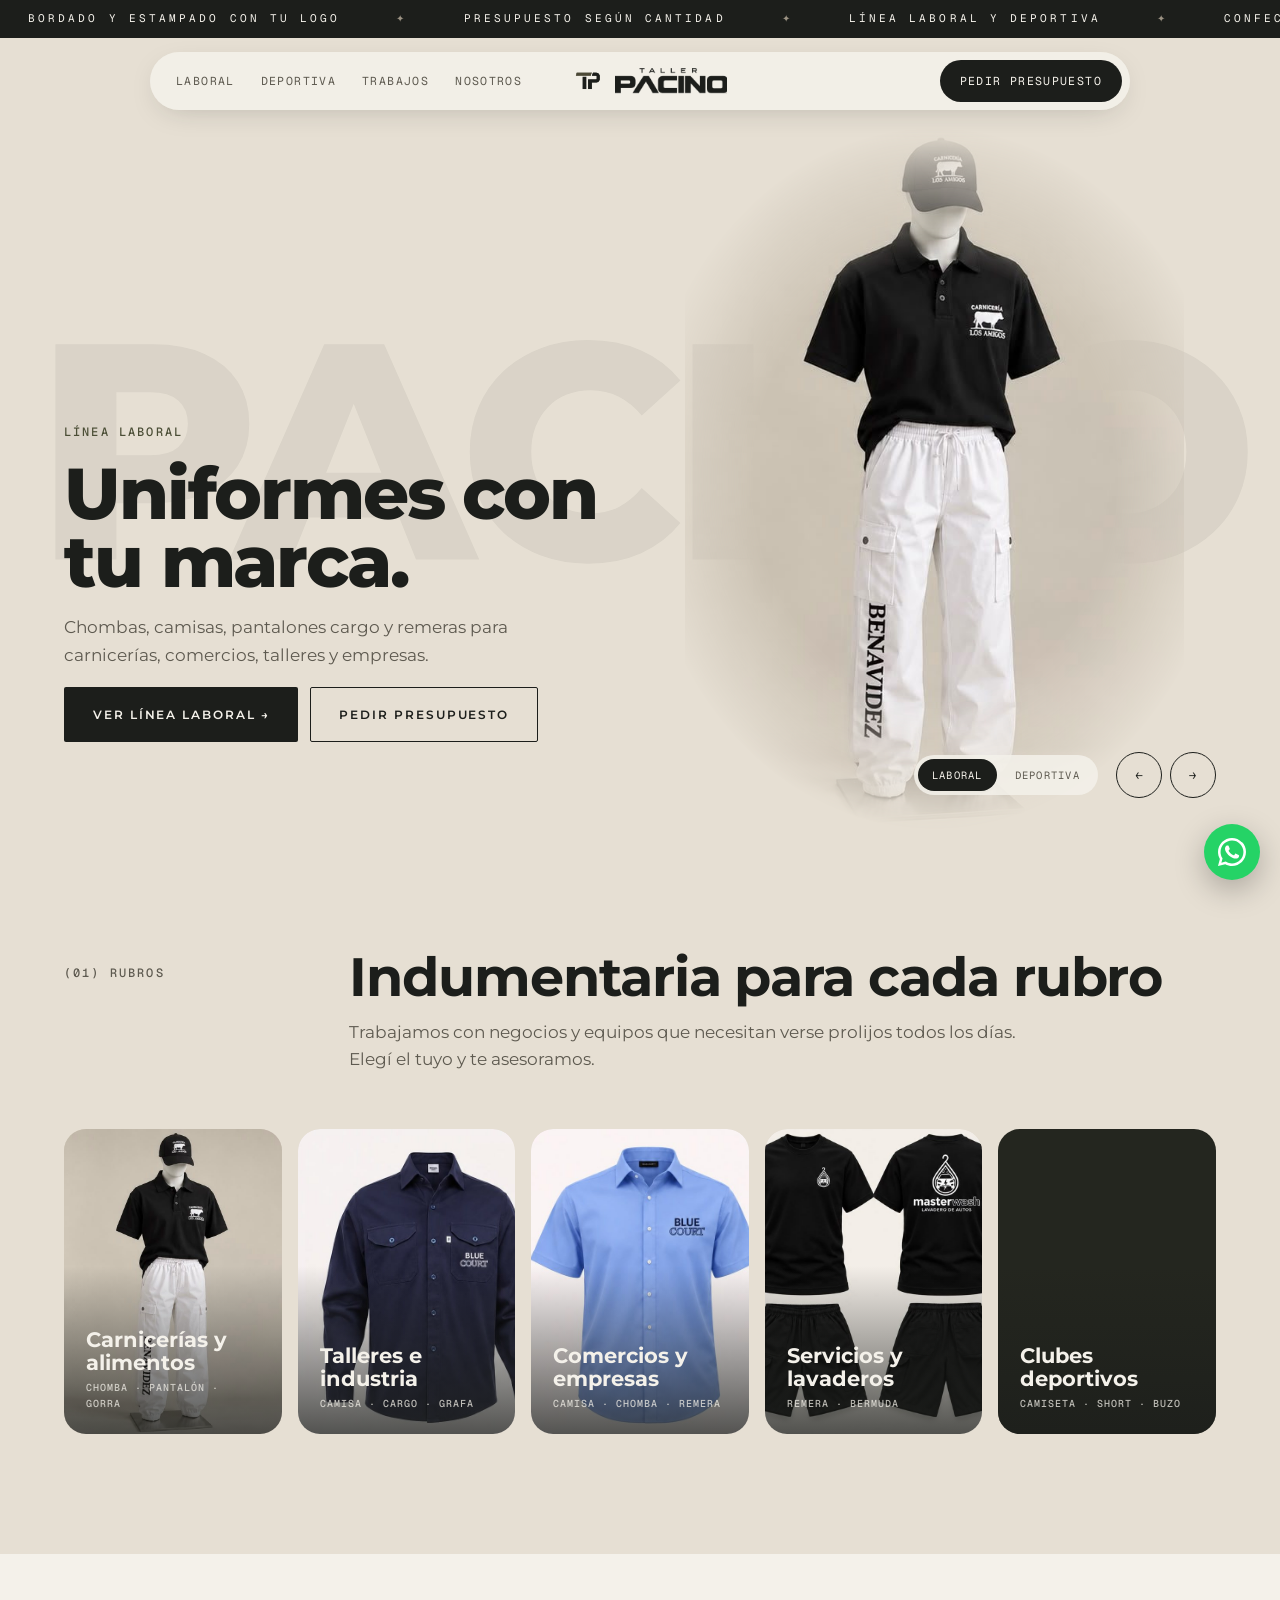
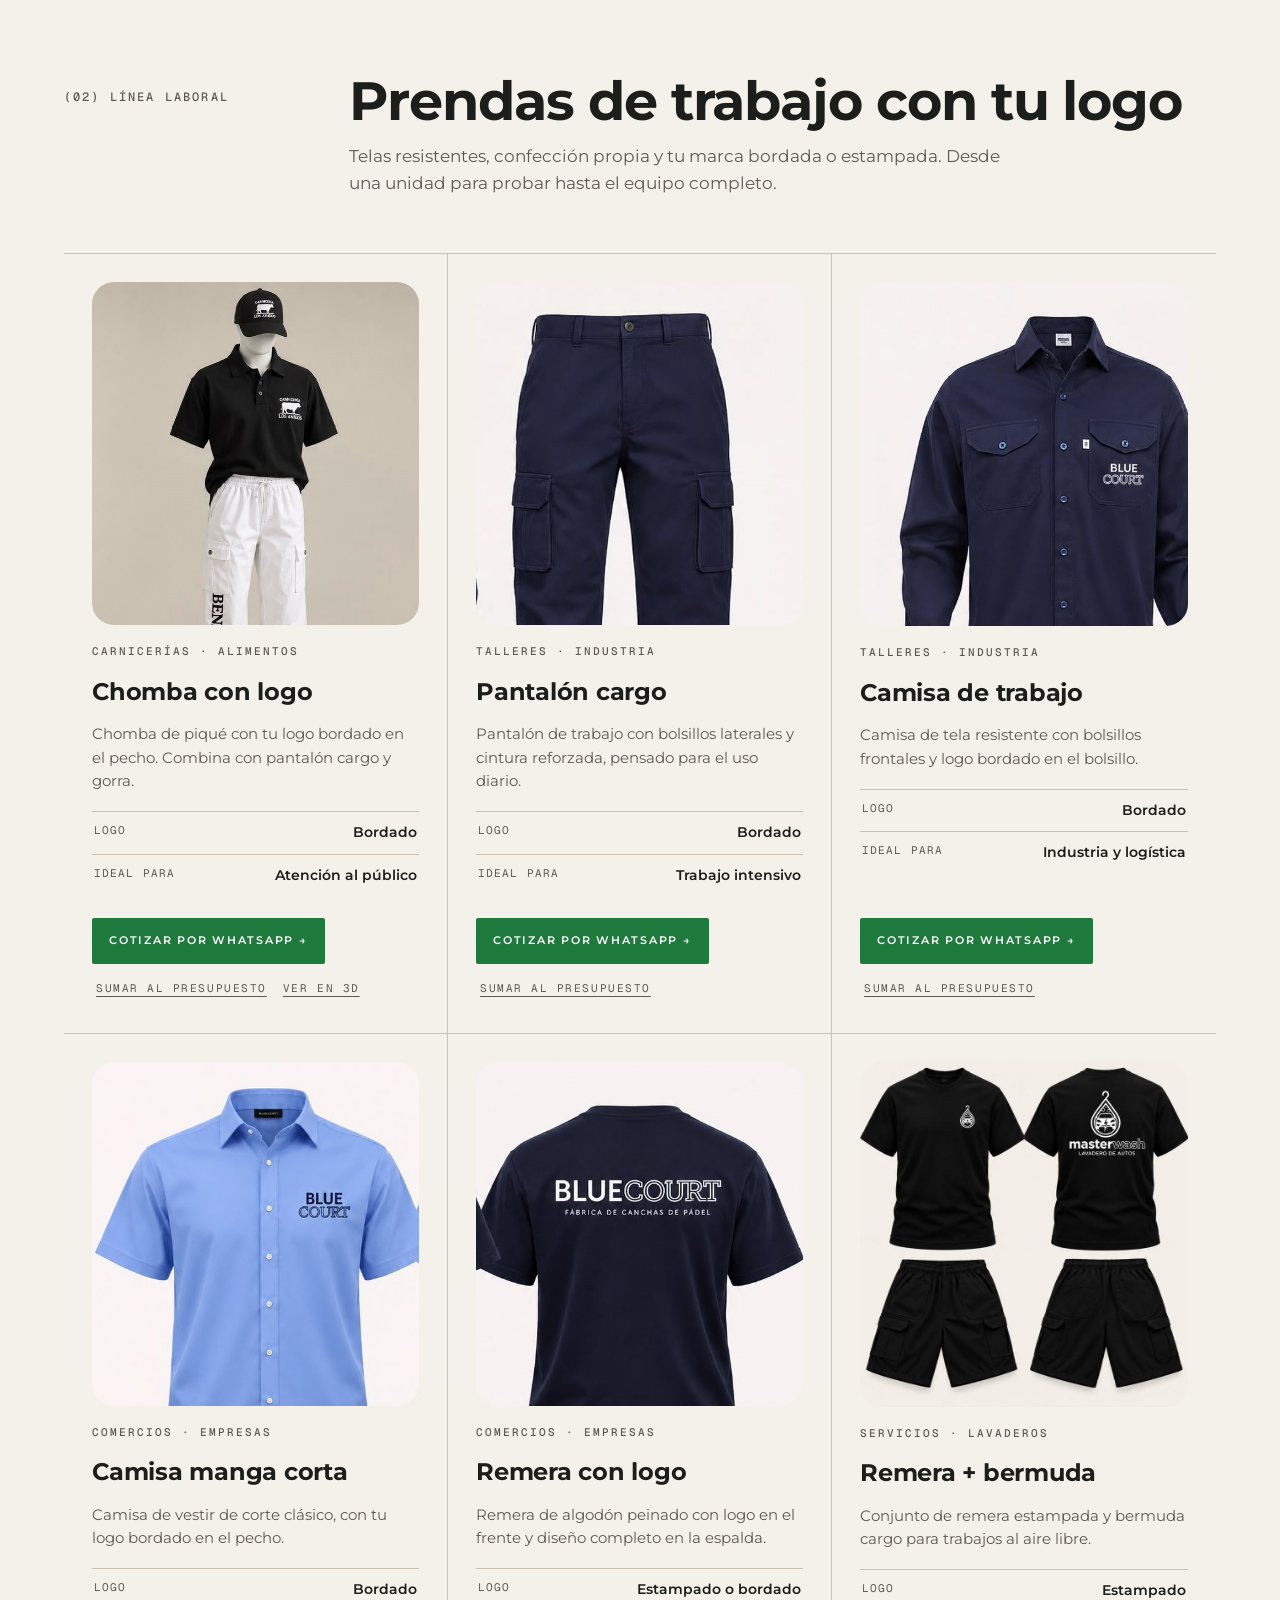
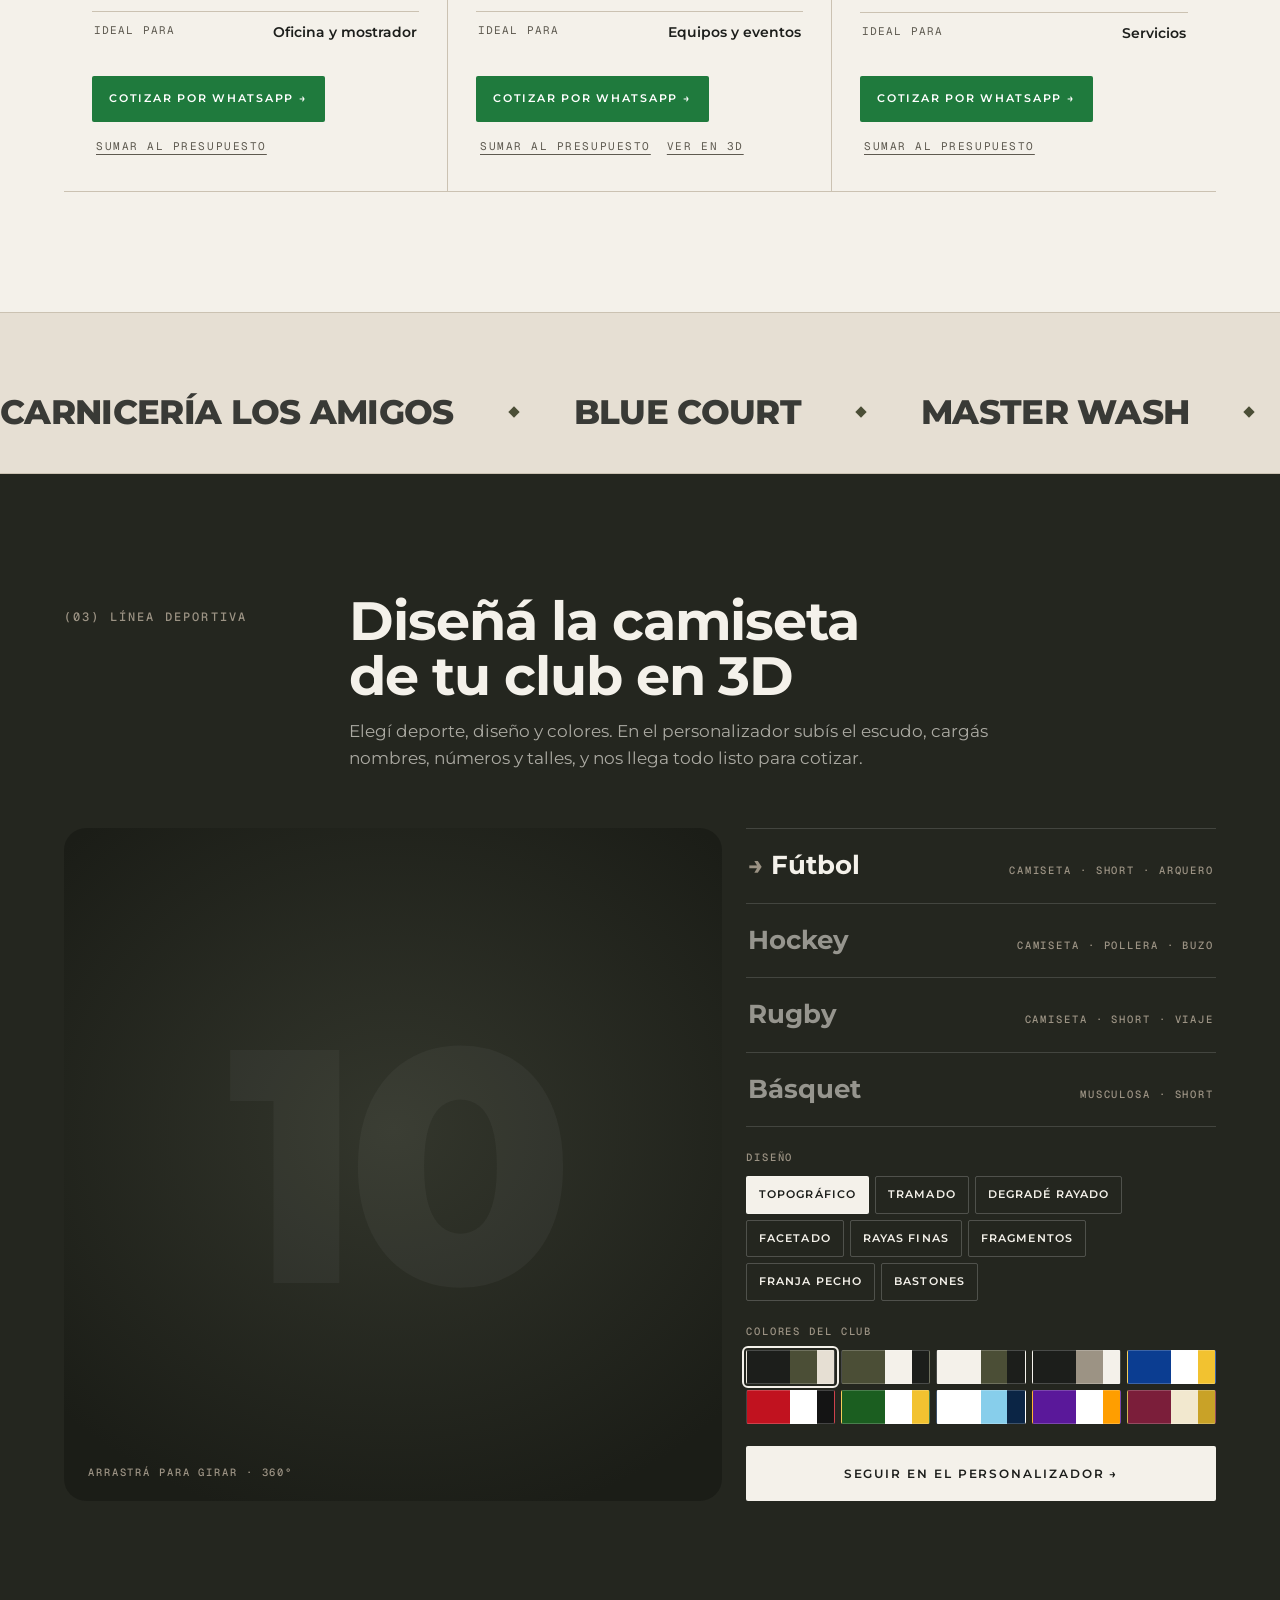
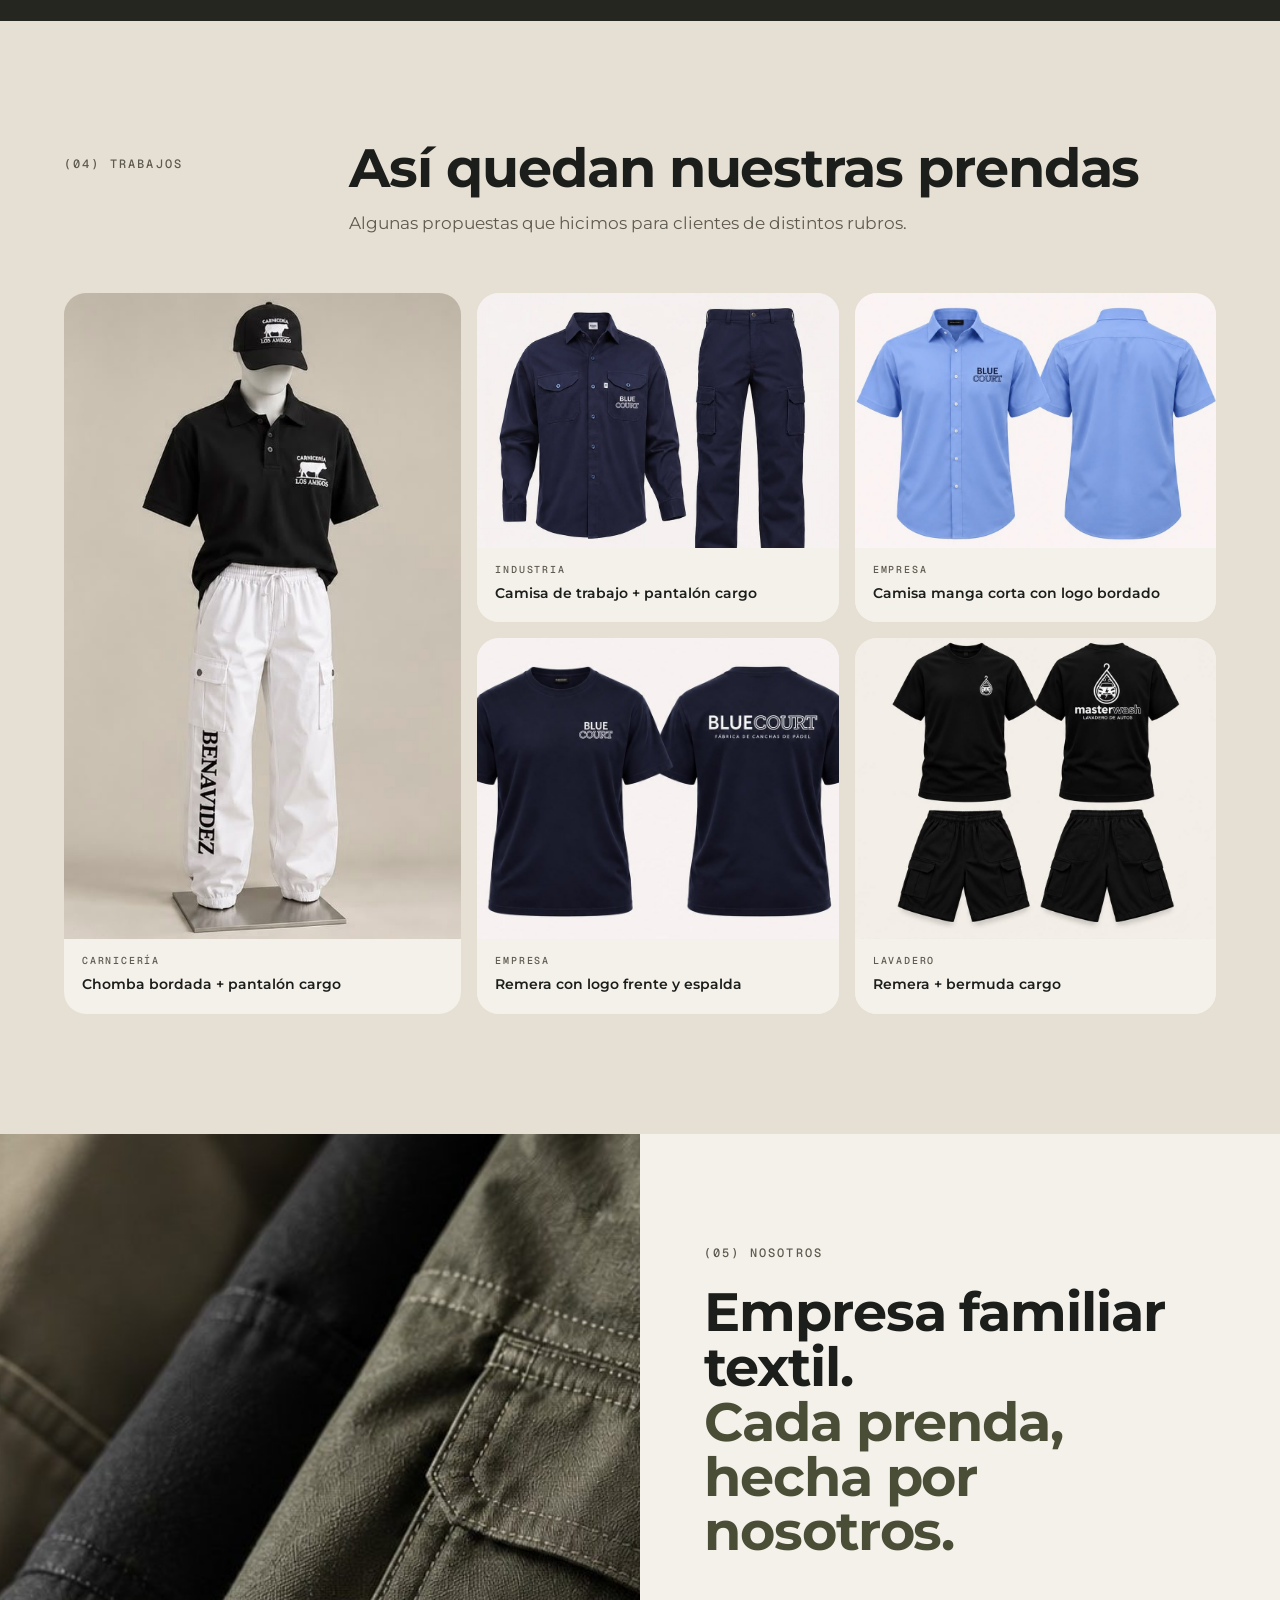
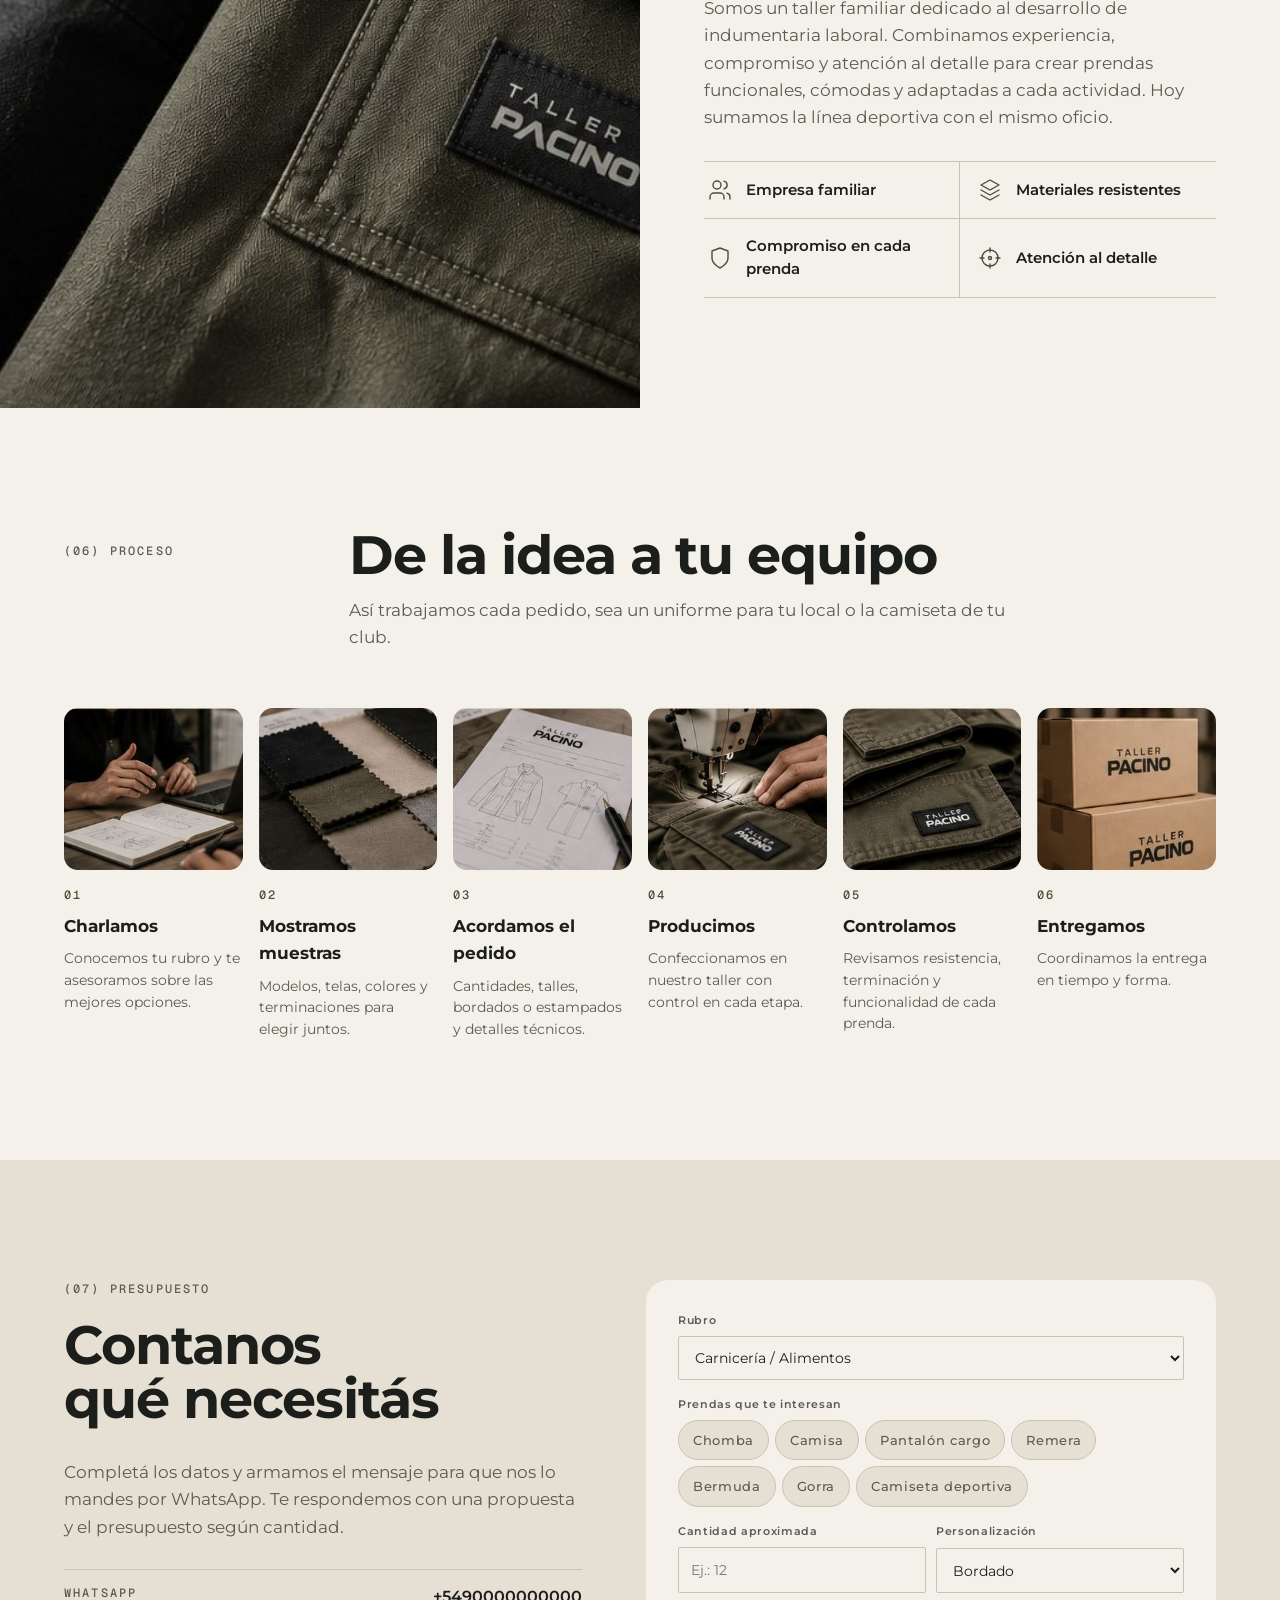
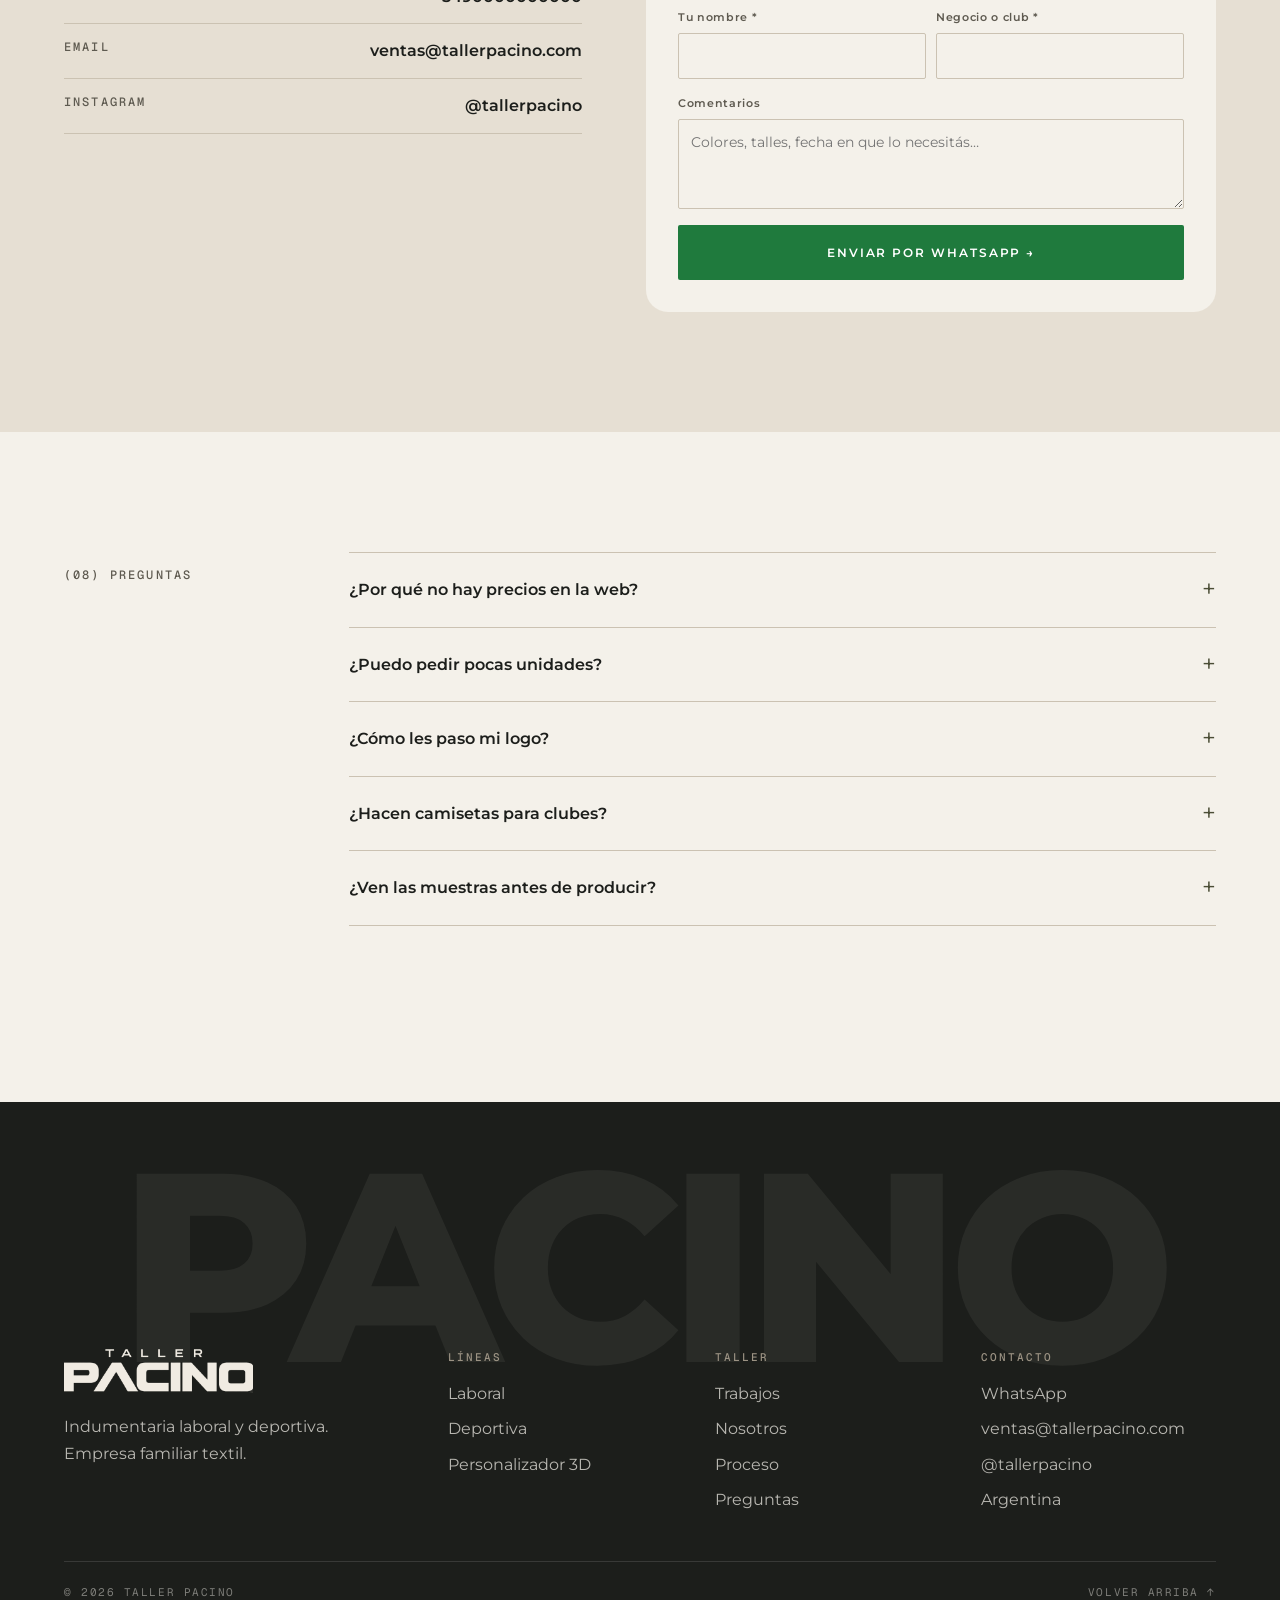
<file: index.html>
<!doctype html>
<html lang="es">
<head>
  <meta charset="utf-8">
  <meta name="viewport" content="width=device-width, initial-scale=1, viewport-fit=cover">
  <title>Taller Pacino | Indumentaria laboral y deportiva con tu logo</title>
  <meta name="description" content="Taller Pacino confecciona indumentaria laboral y deportiva personalizada: chombas, pantalones cargo, camisas y remeras con tu logo para carnicerías, comercios, talleres y clubes.">
  <meta name="theme-color" content="#e6dfd3">
  <link rel="icon" href="assets/img/logo-tp.png">
  <link rel="preconnect" href="https://fonts.googleapis.com">
  <link rel="preconnect" href="https://fonts.gstatic.com" crossorigin>
  <link href="https://fonts.googleapis.com/css2?family=Montserrat:wght@400;500;600;700;800&family=Geist+Mono:wght@400;500&family=Archivo+Black&family=Bebas+Neue&family=Graduate&family=Playfair+Display:wght@800&family=Space+Grotesk:wght@700&display=swap" rel="stylesheet">
  <link rel="stylesheet" href="css/styles.css">
  <script type="importmap">
    { "imports": { "three": "./vendor/three/three.module.min.js", "three/addons/": "./vendor/three/addons/" } }
  </script>
</head>
<body class="home">

<div class="announce" aria-label="Anuncio">
  <div class="announce-track">
    <span>Bordado y estampado con tu logo</span><span>Presupuesto según cantidad</span><span>Línea laboral y deportiva</span><span>Confección propia</span>
    <span>Bordado y estampado con tu logo</span><span>Presupuesto según cantidad</span><span>Línea laboral y deportiva</span><span>Confección propia</span>
  </div>
</div>

<header class="topbar" id="top">
  <nav class="pill-nav" aria-label="Principal">
    <div class="pill-links">
      <a href="#laboral">Laboral</a>
      <a href="#deportiva">Deportiva</a>
      <a href="#trabajos">Trabajos</a>
      <a href="#nosotros">Nosotros</a>
    </div>
    <a href="index.html" class="pill-logo" aria-label="Taller Pacino — inicio">
      <img class="tp" src="assets/img/logo-tp.png" alt="">
      <img class="word" src="assets/img/logo-word-dark.png" alt="Taller Pacino">
    </a>
    <a class="pill-cta" href="#contacto">Pedir presupuesto</a>
  </nav>
</header>

<main>
  <!-- HERO: dos líneas -->
  <section class="hero2" aria-roledescription="carrusel" aria-label="Líneas de indumentaria">
    <div class="hero-slide active" data-slide="0">
      <div class="giant" aria-hidden="true">PACINO</div>
      <div class="hero-media hero-media-photo"><img src="assets/img/trabajo-carniceria.jpg" alt="Chomba negra bordada y pantalón cargo blanco para carnicería"></div>
      <div class="hero-copy">
        <span class="mono">Línea laboral</span>
        <h1>Uniformes con<br>tu marca.</h1>
        <p>Chombas, camisas, pantalones cargo y remeras para carnicerías, comercios, talleres y empresas.</p>
        <div class="actions"><a class="btn btn-dark" href="#laboral">Ver línea laboral →</a><a class="btn btn-outline" href="#contacto">Pedir presupuesto</a></div>
      </div>
    </div>
    <div class="hero-slide" data-slide="1">
      <div class="giant" aria-hidden="true">SPORT</div>
      <div class="hero-media hero-media-3d" id="heroStage" aria-label="Camiseta en 3D. Arrastrá para girarla."></div>
      <div class="hero-copy">
        <span class="mono">Línea deportiva</span>
        <h1>Vestí a<br>tu club.</h1>
        <p>Camisetas para fútbol, hockey, rugby y básquet. Diseñala en 3D con los colores y el escudo de tu club.</p>
        <div class="actions"><a class="btn btn-dark" href="personalizar.html">Diseñar en 3D →</a><a class="btn btn-outline" href="#deportiva">Ver línea deportiva</a></div>
      </div>
    </div>
    <div class="hero-nav">
      <div class="hero-dots" id="heroDots"><button class="active" aria-label="Línea laboral">Laboral</button><button aria-label="Línea deportiva">Deportiva</button></div>
      <div class="hero-arrows"><button id="heroPrev" aria-label="Anterior">←</button><button id="heroNext" aria-label="Siguiente">→</button></div>
    </div>
  </section>

  <!-- RUBROS -->
  <section class="sec" id="rubros">
    <div class="sec-grid">
      <span class="mono label">(01) Rubros</span>
      <div class="sec-intro">
        <h2>Indumentaria para cada rubro</h2>
        <p>Trabajamos con negocios y equipos que necesitan verse prolijos todos los días. Elegí el tuyo y te asesoramos.</p>
      </div>
    </div>
    <div class="rubros">
      <a class="rubro" href="#contacto" data-rubro="Carnicería / Alimentos"><img src="assets/img/trabajo-carniceria.jpg" alt="" loading="lazy"><div><h3>Carnicerías y alimentos</h3><span class="mono">Chomba · Pantalón · Gorra</span></div></a>
      <a class="rubro" href="#contacto" data-rubro="Taller / Industria"><img src="assets/img/prod-camisa-trabajo.jpg" alt="" loading="lazy"><div><h3>Talleres e industria</h3><span class="mono">Camisa · Cargo · Grafa</span></div></a>
      <a class="rubro" href="#contacto" data-rubro="Comercio / Empresa"><img src="assets/img/prod-camisa.jpg" alt="" loading="lazy"><div><h3>Comercios y empresas</h3><span class="mono">Camisa · Chomba · Remera</span></div></a>
      <a class="rubro" href="#contacto" data-rubro="Servicios"><img src="assets/img/prod-conjunto.jpg" alt="" loading="lazy"><div><h3>Servicios y lavaderos</h3><span class="mono">Remera · Bermuda</span></div></a>
      <a class="rubro rubro-sport" href="#deportiva" data-rubro="Club deportivo"><div class="rubro-3d" id="rubroSport"></div><div><h3>Clubes deportivos</h3><span class="mono">Camiseta · Short · Buzo</span></div></a>
    </div>
  </section>

  <!-- LÍNEA LABORAL -->
  <section class="sec sec-alt" id="laboral">
    <div class="sec-grid">
      <span class="mono label">(02) Línea laboral</span>
      <div class="sec-intro">
        <h2>Prendas de trabajo con tu logo</h2>
        <p>Telas resistentes, confección propia y tu marca bordada o estampada. Desde una unidad para probar hasta el equipo completo.</p>
      </div>
    </div>
    <div class="prod-grid" id="laboralGrid"></div>
  </section>

  <!-- CLIENTES -->
  <section class="clients" aria-label="Clientes">
    <span class="mono">Confían en nosotros</span>
    <div class="clients-track">
      <span>Carnicería Los Amigos</span><i></i><span>Blue Court</span><i></i><span>Master Wash</span><i></i>
      <span>Carnicería Los Amigos</span><i></i><span>Blue Court</span><i></i><span>Master Wash</span><i></i>
      <span>Carnicería Los Amigos</span><i></i><span>Blue Court</span><i></i><span>Master Wash</span><i></i>
    </div>
  </section>

  <!-- LÍNEA DEPORTIVA -->
  <section class="sec sec-dark" id="deportiva">
    <div class="sec-grid">
      <span class="mono label">(03) Línea deportiva</span>
      <div class="sec-intro">
        <h2>Diseñá la camiseta de tu club en 3D</h2>
        <p>Elegí deporte, diseño y colores. En el personalizador subís el escudo, cargás nombres, números y talles, y nos llega todo listo para cotizar.</p>
      </div>
    </div>
    <div class="sport-split">
      <div class="sport-stage">
        <div class="bg-num" id="sportNum" aria-hidden="true">10</div>
        <div class="sport-canvas" id="sportStage" aria-label="Camiseta en 3D. Arrastrá para girarla."></div>
        <span class="mono drag">Arrastrá para girar · 360°</span>
      </div>
      <div class="sport-side">
        <div class="sport-list" id="sportList" role="tablist" aria-label="Deportes"></div>
        <div class="demo-block">
          <span class="mono">Diseño</span>
          <div class="chips" id="patternChips"></div>
        </div>
        <div class="demo-block">
          <span class="mono">Colores del club</span>
          <div class="pal-list" id="paletteList"></div>
        </div>
        <a class="btn btn-light btn-block" id="sportGo" href="personalizar.html">Seguir en el personalizador →</a>
      </div>
    </div>
  </section>

  <!-- TRABAJOS -->
  <section class="sec" id="trabajos">
    <div class="sec-grid">
      <span class="mono label">(04) Trabajos</span>
      <div class="sec-intro">
        <h2>Así quedan nuestras prendas</h2>
        <p>Algunas propuestas que hicimos para clientes de distintos rubros.</p>
      </div>
    </div>
    <div class="works">
      <figure class="w-tall"><img src="assets/img/trabajo-carniceria.jpg" alt="Uniforme para Carnicería Los Amigos" loading="lazy"><figcaption><span class="mono">Carnicería</span>Chomba bordada + pantalón cargo</figcaption></figure>
      <figure><img src="assets/img/trabajo-conjunto.jpg" alt="Camisa y pantalón de trabajo Blue Court" loading="lazy"><figcaption><span class="mono">Industria</span>Camisa de trabajo + pantalón cargo</figcaption></figure>
      <figure><img src="assets/img/trabajo-camisa.jpg" alt="Camisa celeste con logo Blue Court" loading="lazy"><figcaption><span class="mono">Empresa</span>Camisa manga corta con logo bordado</figcaption></figure>
      <figure><img src="assets/img/trabajo-remera.jpg" alt="Remera azul con logo Blue Court frente y espalda" loading="lazy"><figcaption><span class="mono">Empresa</span>Remera con logo frente y espalda</figcaption></figure>
      <figure><img src="assets/img/trabajo-lavadero.jpg" alt="Remera y bermuda Master Wash" loading="lazy"><figcaption><span class="mono">Lavadero</span>Remera + bermuda cargo</figcaption></figure>
    </div>
  </section>

  <!-- NOSOTROS -->
  <section class="about2" id="nosotros">
    <div class="about2-photo" style="background-image:url('assets/img/taller.jpg')" role="img" aria-label="Prendas en el taller con la etiqueta Taller Pacino"></div>
    <div class="about2-text">
      <span class="mono">(05) Nosotros</span>
      <h2>Empresa familiar textil.<br><em>Cada prenda, hecha por nosotros.</em></h2>
      <p>Somos un taller familiar dedicado al desarrollo de indumentaria laboral. Combinamos experiencia, compromiso y atención al detalle para crear prendas funcionales, cómodas y adaptadas a cada actividad. Hoy sumamos la línea deportiva con el mismo oficio.</p>
      <div class="values2">
        <div><svg viewBox="0 0 24 24" fill="none" stroke="currentColor" stroke-width="1.4" stroke-linecap="round" stroke-linejoin="round"><path d="M16 21v-2a4 4 0 0 0-4-4H6a4 4 0 0 0-4 4v2M9 11a4 4 0 1 0 0-8 4 4 0 0 0 0 8zM22 21v-2a4 4 0 0 0-3-3.9M16 3.1a4 4 0 0 1 0 7.8"/></svg><span>Empresa familiar</span></div>
        <div><svg viewBox="0 0 24 24" fill="none" stroke="currentColor" stroke-width="1.4" stroke-linecap="round" stroke-linejoin="round"><path d="M12 2l9 5-9 5-9-5 9-5zM3 12l9 5 9-5M3 17l9 5 9-5"/></svg><span>Materiales resistentes</span></div>
        <div><svg viewBox="0 0 24 24" fill="none" stroke="currentColor" stroke-width="1.4" stroke-linecap="round" stroke-linejoin="round"><path d="M12 22s8-4 8-10V5l-8-3-8 3v7c0 6 8 10 8 10z"/></svg><span>Compromiso en cada prenda</span></div>
        <div><svg viewBox="0 0 24 24" fill="none" stroke="currentColor" stroke-width="1.4" stroke-linecap="round" stroke-linejoin="round"><circle cx="12" cy="12" r="8"/><path d="M12 2v4M12 18v4M2 12h4M18 12h4"/><circle cx="12" cy="12" r="1.5"/></svg><span>Atención al detalle</span></div>
      </div>
    </div>
  </section>

  <!-- PROCESO -->
  <section class="sec sec-alt" id="proceso">
    <div class="sec-grid">
      <span class="mono label">(06) Proceso</span>
      <div class="sec-intro">
        <h2>De la idea a tu equipo</h2>
        <p>Así trabajamos cada pedido, sea un uniforme para tu local o la camiseta de tu club.</p>
      </div>
    </div>
    <ol class="steps2">
      <li><img src="assets/img/proceso-1.jpg" alt="" loading="lazy"><span class="mono">01</span><h3>Charlamos</h3><p>Conocemos tu rubro y te asesoramos sobre las mejores opciones.</p></li>
      <li><img src="assets/img/proceso-2.jpg" alt="" loading="lazy"><span class="mono">02</span><h3>Mostramos muestras</h3><p>Modelos, telas, colores y terminaciones para elegir juntos.</p></li>
      <li><img src="assets/img/proceso-3.jpg" alt="" loading="lazy"><span class="mono">03</span><h3>Acordamos el pedido</h3><p>Cantidades, talles, bordados o estampados y detalles técnicos.</p></li>
      <li><img src="assets/img/proceso-4.jpg" alt="" loading="lazy"><span class="mono">04</span><h3>Producimos</h3><p>Confeccionamos en nuestro taller con control en cada etapa.</p></li>
      <li><img src="assets/img/proceso-5.jpg" alt="" loading="lazy"><span class="mono">05</span><h3>Controlamos</h3><p>Revisamos resistencia, terminación y funcionalidad de cada prenda.</p></li>
      <li><img src="assets/img/proceso-6.jpg" alt="" loading="lazy"><span class="mono">06</span><h3>Entregamos</h3><p>Coordinamos la entrega en tiempo y forma.</p></li>
    </ol>
  </section>

  <!-- CONTACTO -->
  <section class="sec" id="contacto">
    <div class="contact">
      <div class="contact-text">
        <span class="mono">(07) Presupuesto</span>
        <h2>Contanos qué necesitás</h2>
        <p>Completá los datos y armamos el mensaje para que nos lo mandes por WhatsApp. Te respondemos con una propuesta y el presupuesto según cantidad.</p>
        <ul class="contact-list">
          <li><span class="mono">WhatsApp</span><a data-cfg="whatsapp-link" target="_blank" rel="noopener" id="waText"></a></li>
          <li><span class="mono">Email</span><a data-cfg="email-link"></a></li>
          <li><span class="mono">Instagram</span><a data-cfg="instagram-link" target="_blank" rel="noopener"></a></li>
        </ul>
      </div>
      <form class="quote" id="quickQuote" novalidate>
        <div class="field"><label for="qRubro">Rubro</label>
          <select class="select" id="qRubro" name="rubro">
            <option>Carnicería / Alimentos</option><option>Gastronomía</option><option>Taller / Industria</option><option>Comercio / Empresa</option><option>Servicios</option><option>Club deportivo</option><option>Otro</option>
          </select></div>
        <div class="field"><label>Prendas que te interesan</label>
          <div class="checks" id="qPrendas">
            <label><input type="checkbox" value="Chomba"><span>Chomba</span></label>
            <label><input type="checkbox" value="Camisa"><span>Camisa</span></label>
            <label><input type="checkbox" value="Pantalón cargo"><span>Pantalón cargo</span></label>
            <label><input type="checkbox" value="Remera"><span>Remera</span></label>
            <label><input type="checkbox" value="Bermuda"><span>Bermuda</span></label>
            <label><input type="checkbox" value="Gorra"><span>Gorra</span></label>
            <label><input type="checkbox" value="Camiseta deportiva"><span>Camiseta deportiva</span></label>
          </div></div>
        <div class="row2">
          <div class="field"><label for="qCant">Cantidad aproximada</label><input class="input" id="qCant" name="cantidad" inputmode="numeric" placeholder="Ej.: 12"></div>
          <div class="field"><label for="qLogo">Personalización</label>
            <select class="select" id="qLogo" name="logo"><option>Bordado</option><option>Estampado</option><option>No sé, asesórenme</option></select></div>
        </div>
        <div class="row2">
          <div class="field"><label for="qName">Tu nombre *</label><input class="input" id="qName" name="nombre" autocomplete="name"></div>
          <div class="field"><label for="qNeg">Negocio o club *</label><input class="input" id="qNeg" name="negocio"></div>
        </div>
        <div class="field"><label for="qMsg">Comentarios</label><textarea class="textarea" id="qMsg" name="comentarios" placeholder="Colores, talles, fecha en que lo necesitás…"></textarea></div>
        <p class="note" id="qErr" hidden></p>
        <button class="btn btn-wa btn-block" type="submit">Enviar por WhatsApp →</button>
        <div class="quote-out" id="qOut" hidden>
          <p class="note">Si WhatsApp no se abrió, copiá el mensaje y envialo al número de arriba:</p>
          <textarea class="textarea" id="qText" readonly></textarea>
          <button class="btn btn-outline btn-sm" type="button" id="qCopy">Copiar mensaje</button>
        </div>
      </form>
    </div>
  </section>

  <!-- FAQ -->
  <section class="sec sec-alt" id="faq">
    <div class="sec-grid">
      <span class="mono label">(08) Preguntas</span>
      <div class="faq">
        <details><summary>¿Por qué no hay precios en la web?</summary><p>El valor depende de la prenda, la tela, el tipo de personalización (bordado o estampado) y la cantidad. Por eso armamos un presupuesto a medida para cada pedido.</p></details>
        <details><summary>¿Puedo pedir pocas unidades?</summary><p>Sí. Contanos cuántas prendas necesitás y te pasamos el presupuesto según la cantidad.</p></details>
        <details><summary>¿Cómo les paso mi logo?</summary><p>Mandanos el logo por WhatsApp o email, idealmente en buena calidad o en archivo vectorial. Nosotros lo preparamos para bordar o estampar.</p></details>
        <details><summary>¿Hacen camisetas para clubes?</summary><p>Sí. En la línea deportiva hacemos camisetas, shorts y buzos para fútbol, hockey, rugby y básquet, con nombre y número por jugador. Podés diseñarla en el personalizador 3D.</p></details>
        <details><summary>¿Ven las muestras antes de producir?</summary><p>Sí. Antes de producir te mostramos modelos, telas y terminaciones, y aprobás el diseño final.</p></details>
      </div>
    </div>
  </section>
</main>

<footer class="foot2">
  <div class="foot2-big" aria-hidden="true">PACINO</div>
  <div class="foot2-grid">
    <div><img class="foot-logo" src="assets/img/logo-word-light.png" alt="Taller Pacino"><p>Indumentaria laboral y deportiva.<br>Empresa familiar textil.</p></div>
    <div><h4 class="mono">Líneas</h4><ul><li><a href="#laboral">Laboral</a></li><li><a href="#deportiva">Deportiva</a></li><li><a href="personalizar.html">Personalizador 3D</a></li></ul></div>
    <div><h4 class="mono">Taller</h4><ul><li><a href="#trabajos">Trabajos</a></li><li><a href="#nosotros">Nosotros</a></li><li><a href="#proceso">Proceso</a></li><li><a href="#faq">Preguntas</a></li></ul></div>
    <div><h4 class="mono">Contacto</h4><ul><li><a data-cfg="whatsapp-link" target="_blank" rel="noopener">WhatsApp</a></li><li><a data-cfg="email-link"></a></li><li><a data-cfg="instagram-link" target="_blank" rel="noopener"></a></li><li data-cfg="ciudad"></li></ul></div>
  </div>
  <div class="foot2-bottom"><span>© <span data-cfg="year"></span> Taller Pacino</span><a href="#top">Volver arriba ↑</a></div>
</footer>

<a class="wa-float" data-cfg="whatsapp-link" target="_blank" rel="noopener" aria-label="Escribinos por WhatsApp">
  <svg viewBox="0 0 24 24" fill="currentColor"><path d="M17.5 14.4c-.3-.1-1.8-.9-2-1-.3-.1-.5-.1-.7.1-.2.3-.8 1-.9 1.2-.2.2-.3.2-.6.1-.3-.1-1.3-.5-2.4-1.5-.9-.8-1.5-1.8-1.7-2.1-.2-.3 0-.5.1-.6l.4-.5c.1-.2.2-.3.3-.5.1-.2 0-.4 0-.5l-.9-2.2c-.2-.6-.5-.5-.7-.5h-.6c-.2 0-.5.1-.8.4-.3.3-1 1-1 2.5s1.1 2.9 1.2 3.1c.1.2 2.1 3.2 5.1 4.5.7.3 1.3.5 1.7.6.7.2 1.4.2 1.9.1.6-.1 1.8-.7 2-1.4.2-.7.2-1.3.2-1.4-.1-.1-.3-.2-.6-.3zM12 21.8c-1.8 0-3.5-.5-5-1.4l-.4-.2-3.7 1 1-3.6-.2-.4c-1-1.6-1.5-3.4-1.5-5.2 0-5.4 4.4-9.8 9.8-9.8 2.6 0 5.1 1 6.9 2.9 1.8 1.8 2.9 4.3 2.9 6.9 0 5.4-4.4 9.8-9.8 9.8zm8.4-18.2C18.2 1.3 15.2 0 12 0 5.4 0 0 5.4 0 12c0 2.1.6 4.2 1.6 6L0 24l6.2-1.6c1.8 1 3.8 1.5 5.8 1.5 6.6 0 12-5.4 12-12 0-3.2-1.2-6.2-3.5-8.4z"/></svg>
</a>

<script type="module" src="js/home.js"></script>
</body>
</html>
</file>
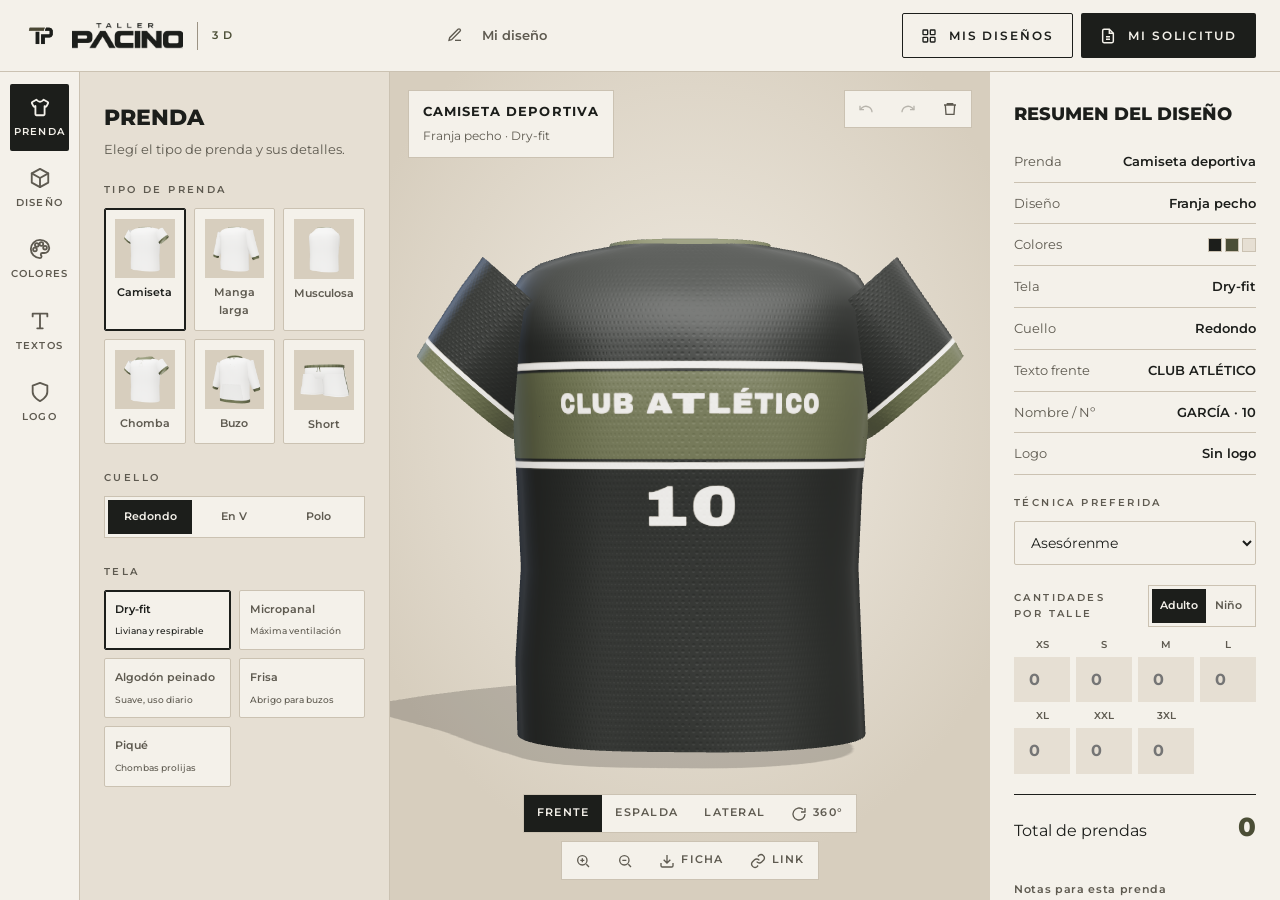
<file: personalizar.html>
<!doctype html>
<html lang="es">
<head>
  <meta charset="utf-8">
  <meta name="viewport" content="width=device-width, initial-scale=1, viewport-fit=cover">
  <title>Personalizador 3D | Taller Pacino Sport</title>
  <link rel="icon" href="assets/img/logo-tp.png">
  <meta name="description" content="Diseñá tu indumentaria en 3D: elegí prenda, estilo, colores, escudo, nombre y número, y pedí tu presupuesto.">
  <meta name="theme-color" content="#f4f1ea">
  <link rel="preconnect" href="https://fonts.googleapis.com">
  <link rel="preconnect" href="https://fonts.gstatic.com" crossorigin>
  <link href="https://fonts.googleapis.com/css2?family=Montserrat:wght@400;500;600;700;800&family=Archivo+Black&family=Bebas+Neue&family=Graduate&family=Playfair+Display:wght@800&family=Space+Grotesk:wght@500;700&display=swap" rel="stylesheet">
  <link rel="stylesheet" href="css/styles.css">
  <script type="importmap">
    { "imports": { "three": "./vendor/three/three.module.min.js", "three/addons/": "./vendor/three/addons/" } }
  </script>
</head>
<body>
<div class="app">
  <!-- Barra superior -->
  <header class="app-bar">
    <a href="index.html" class="logo" aria-label="Volver al inicio">
      <img class="tp" src="assets/img/logo-tp.png" alt="">
      <img class="word" src="assets/img/logo-word-dark.png" alt="Taller Pacino">
      <span class="sep"></span><span class="line">3D</span>
    </a>
    <div class="app-bar-mid">
      <svg width="16" height="16" viewBox="0 0 24 24" fill="none" stroke="currentColor" stroke-width="2"><path d="M12 20h9"/><path d="M16.5 3.5a2.1 2.1 0 0 1 3 3L7 19l-4 1 1-4z"/></svg>
      <input id="designName" value="Mi diseño" aria-label="Nombre del diseño" maxlength="40">
    </div>
    <div class="app-bar-actions">
      <button class="btn btn-outline btn-sm" id="openSaved" title="Mis diseños">
        <svg viewBox="0 0 24 24" fill="none" stroke="currentColor" stroke-width="2"><rect x="3" y="3" width="7" height="7" rx="1"/><rect x="14" y="3" width="7" height="7" rx="1"/><rect x="3" y="14" width="7" height="7" rx="1"/><rect x="14" y="14" width="7" height="7" rx="1"/></svg>
        <span class="btn-label">Mis diseños</span>
      </button>
      <button class="btn btn-dark btn-sm cart-btn" id="openCart">
        <svg viewBox="0 0 24 24" fill="none" stroke="currentColor" stroke-width="2.2"><path d="M14 2H6a2 2 0 0 0-2 2v16a2 2 0 0 0 2 2h12a2 2 0 0 0 2-2V8z"/><path d="M14 2v6h6M9 13h6M9 17h6"/></svg>
        <span class="btn-label">Mi solicitud</span>
        <span class="cart-count" id="cartCount" data-n="0">0</span>
      </button>
    </div>
  </header>

  <div class="workspace">
    <!-- Navegación de pasos -->
    <nav class="rail" id="rail" aria-label="Pasos de personalización"></nav>

    <!-- Panel de opciones -->
    <aside class="panel" id="panel">
      <section class="panel-section" data-sec="prenda">
        <h2>Prenda</h2>
        <p class="sub">Elegí el tipo de prenda y sus detalles.</p>
        <div class="group"><div class="group-label">Tipo de prenda</div><div class="opt-grid cols-3" id="productOpts"></div></div>
        <div class="group" id="collarGroup"><div class="group-label">Cuello</div><div class="seg" id="collarSeg"></div></div>
        <div class="group"><div class="group-label">Tela</div><div class="opt-grid" id="fabricOpts"></div></div>
      </section>

      <section class="panel-section" data-sec="diseno">
        <h2>Diseño</h2>
        <p class="sub">Arrancá con una plantilla o elegí un estilo de diseño.</p>
        <div class="group"><div class="group-label">Estilo</div><div class="opt-grid cols-3" id="patternOpts"></div></div>
        <div class="group"><div class="group-label">Plantillas</div><div class="opt-grid cols-3" id="templateOpts"></div></div>
      </section>

      <section class="panel-section" data-sec="colores">
        <h2>Colores</h2>
        <p class="sub">Tocá una zona y elegí su color.</p>
        <div class="group"><div class="color-rows" id="colorRows"></div>
          <div class="swatches" id="swatches" aria-label="Colores rápidos"></div>
        </div>
        <div class="group"><div class="group-label">Paletas sugeridas</div><div class="palettes" id="palettes"></div></div>
      </section>

      <section class="panel-section" data-sec="textos">
        <h2>Textos y números</h2>
        <p class="sub">Nombre de la institución, jugador y número.</p>
        <div class="field"><label for="tFront">Texto frente (club, colegio o empresa)</label><input class="input" id="tFront" maxlength="22"></div>
        <div class="row2">
          <div class="field"><label for="tName">Nombre espalda</label><input class="input" id="tName" maxlength="14"></div>
          <div class="field"><label for="tNumber">Número</label><input class="input" id="tNumber" maxlength="3" inputmode="numeric"></div>
        </div>
        <div class="toggle">Número también al frente <label class="switch"><input type="checkbox" id="tFrontNumber"><span></span></label></div>
        <div class="toggle">Contorno en letras <label class="switch"><input type="checkbox" id="tOutline"><span></span></label></div>
        <div class="group" style="margin-top: 12px"><div class="group-label">Tipografía</div><div class="opt-grid" id="fontOpts"></div></div>
        <p class="note"><svg viewBox="0 0 24 24" fill="none" stroke="currentColor" stroke-width="2"><circle cx="12" cy="12" r="10"/><path d="M12 16v-4M12 8h.01"/></svg>Si cada prenda lleva un nombre y número distinto, contanos en la solicitud y te pedimos la lista.</p>
      </section>

      <section class="panel-section" data-sec="logo">
        <h2>Escudo / Logo</h2>
        <p class="sub">Subí tu escudo o logo para verlo aplicado.</p>
        <input type="file" id="logoFile" accept="image/png,image/jpeg,image/svg+xml,image/webp" hidden>
        <div class="drop" id="logoDrop" tabindex="0" role="button" aria-label="Subir logo">
          <svg viewBox="0 0 24 24" fill="none" stroke="currentColor" stroke-width="2"><path d="M21 15v4a2 2 0 0 1-2 2H5a2 2 0 0 1-2-2v-4"/><path d="M17 8l-5-5-5 5M12 3v12"/></svg>
          <div><strong>Arrastrá tu archivo</strong> o hacé clic<br><small>PNG con fondo transparente, JPG o SVG</small></div>
        </div>
        <div id="logoControls" hidden>
          <div class="logo-preview" style="margin-top: 14px"><img id="logoImg" alt="Logo cargado"><div style="flex:1"><strong style="font-size: 13px">Logo cargado</strong><br><button class="btn btn-outline btn-sm" id="logoRemove" style="margin-top: 6px">Quitar</button></div></div>
          <div class="group" style="margin-top: 18px"><div class="group-label">Posición</div><div class="seg" id="logoPosSeg"></div></div>
          <div class="group"><div class="group-label">Tamaño <span id="logoSizeVal">100%</span></div><input type="range" class="range" id="logoSize" min="0.6" max="1.6" step="0.05"></div>
        </div>
      </section>
    </aside>

    <!-- Visor 3D -->
    <main class="viewer" id="viewer">
      <div class="viewer-canvas" id="viewerCanvas" aria-label="Vista 3D de la prenda. Arrastrá para girar, rueda para zoom."></div>
      <div class="loading" id="loading"><div class="spinner"></div></div>
      <div class="viewer-top">
        <div class="viewer-title"><strong id="vtProduct">Camiseta deportiva</strong><span id="vtPattern">Bastones</span></div>
        <div class="tool-group">
          <button id="undoBtn" title="Deshacer (Ctrl+Z)" aria-label="Deshacer"><svg viewBox="0 0 24 24" fill="none" stroke="currentColor" stroke-width="2"><path d="M3 7v6h6"/><path d="M21 17a9 9 0 0 0-15-6.7L3 13"/></svg></button>
          <button id="redoBtn" title="Rehacer" aria-label="Rehacer"><svg viewBox="0 0 24 24" fill="none" stroke="currentColor" stroke-width="2"><path d="M21 7v6h-6"/><path d="M3 17a9 9 0 0 1 15-6.7L21 13"/></svg></button>
          <button id="resetBtn" title="Empezar de nuevo" aria-label="Empezar de nuevo"><svg viewBox="0 0 24 24" fill="none" stroke="currentColor" stroke-width="2"><path d="M3 6h18M8 6V4h8v2M19 6l-1 14H6L5 6"/></svg></button>
        </div>
      </div>
      <div class="viewer-tools">
        <div class="tool-group" id="viewBtns">
          <button data-view="frente" class="active">Frente</button>
          <button data-view="espalda">Espalda</button>
          <button data-view="izq">Lateral</button>
          <button data-view="rotar" title="Girar automáticamente"><svg viewBox="0 0 24 24" fill="none" stroke="currentColor" stroke-width="2"><path d="M21 12a9 9 0 1 1-3-6.7"/><path d="M21 3v6h-6"/></svg><span>360°</span></button>
        </div>
        <div class="tool-group">
          <button id="zoomIn" aria-label="Acercar"><svg viewBox="0 0 24 24" fill="none" stroke="currentColor" stroke-width="2"><circle cx="11" cy="11" r="7"/><path d="M21 21l-4-4M11 8v6M8 11h6"/></svg></button>
          <button id="zoomOut" aria-label="Alejar"><svg viewBox="0 0 24 24" fill="none" stroke="currentColor" stroke-width="2"><circle cx="11" cy="11" r="7"/><path d="M21 21l-4-4M8 11h6"/></svg></button>
          <button id="snapBtn" title="Descargar ficha del diseño"><svg viewBox="0 0 24 24" fill="none" stroke="currentColor" stroke-width="2"><path d="M21 15v4a2 2 0 0 1-2 2H5a2 2 0 0 1-2-2v-4"/><path d="M7 10l5 5 5-5M12 15V3"/></svg><span>Ficha</span></button>
          <button id="shareBtn" title="Copiar link del diseño"><svg viewBox="0 0 24 24" fill="none" stroke="currentColor" stroke-width="2"><path d="M10 13a5 5 0 0 0 7.5.5l3-3a5 5 0 0 0-7-7l-1.7 1.7"/><path d="M14 11a5 5 0 0 0-7.5-.5l-3 3a5 5 0 0 0 7 7l1.7-1.7"/></svg><span>Link</span></button>
        </div>
      </div>
    </main>

    <!-- Resumen + cantidades -->
    <aside class="summary" id="summary">
      <div>
        <h3 style="margin-bottom: 12px">Resumen del diseño</h3>
        <dl class="spec" id="spec" style="margin: 0"></dl>
      </div>
      <div>
        <div class="group-label">Técnica preferida</div>
        <select class="select" id="technique">
          <option>Asesórenme</option><option>Sublimación</option><option>Bordado</option><option>Estampado / Vinilo</option>
        </select>
      </div>
      <div>
        <div class="group-label">Cantidades por talle
          <div class="seg" id="sizeSeg" style="width: 150px"><button data-k="adulto" class="active">Adulto</button><button data-k="nino">Niño</button></div>
        </div>
        <div class="sizes" id="sizes"></div>
      </div>
      <div class="total-units"><span>Total de prendas</span><strong id="totalUnits">0</strong></div>
      <div class="field" style="margin: 0"><label for="itemNotes">Notas para esta prenda</label><textarea class="textarea" id="itemNotes" placeholder="Ej.: escudo bordado, sponsor en la espalda, categorías, lista de nombres…"></textarea></div>
      <button class="btn btn-oliva btn-block" id="addToCart">
        <svg viewBox="0 0 24 24" fill="none" stroke="currentColor" stroke-width="2.4"><path d="M12 5v14M5 12h14"/></svg>
        Agregar a mi solicitud
      </button>
      <button class="btn btn-outline btn-block" id="saveDesign">Guardar en Mis diseños</button>
      <p class="note"><svg viewBox="0 0 24 24" fill="none" stroke="currentColor" stroke-width="2"><path d="M12 22s8-4 8-10V5l-8-3-8 3v7c0 6 8 10 8 10z"/></svg>La vista 3D es una referencia. Antes de producir te enviamos la propuesta final para aprobar.</p>
    </aside>
  </div>
</div>

<!-- Drawer: Solicitud de presupuesto -->
<div class="overlay" id="overlay"></div>
<aside class="drawer" id="cartDrawer" aria-label="Solicitud de presupuesto" aria-hidden="true">
  <div class="drawer-head">
    <h2>Solicitud de presupuesto</h2>
    <button class="icon-btn" data-close aria-label="Cerrar"><svg viewBox="0 0 24 24" fill="none" stroke="currentColor" stroke-width="2"><path d="M18 6L6 18M6 6l12 12"/></svg></button>
  </div>
  <div class="drawer-body" id="cartBody"></div>
</aside>

<!-- Drawer: Mis diseños -->
<aside class="drawer" id="savedDrawer" aria-label="Mis diseños" aria-hidden="true">
  <div class="drawer-head">
    <h2>Mis diseños</h2>
    <button class="icon-btn" data-close aria-label="Cerrar"><svg viewBox="0 0 24 24" fill="none" stroke="currentColor" stroke-width="2"><path d="M18 6L6 18M6 6l12 12"/></svg></button>
  </div>
  <div class="drawer-body" id="savedBody"></div>
</aside>

<div class="toast" id="toast" role="status" aria-live="polite"></div>

<script type="module" src="js/customizer.js"></script>
</body>
</html>
</file>
<file: css/styles.css>
/* =========================================================================
   Taller Pacino — Línea deportiva
   Identidad: beige, verde oliva, topo y negro · Montserrat
   ========================================================================= */
:root {
  --bg: #e6dfd3;
  --surface: #f4f1ea;
  --sand: #d7cebe;
  --ink: #1c1e1b;
  --dark: #24261f;
  --muted: #5e5a50;
  --line: #cbc2b2;
  --oliva: #4b4e36;
  --oliva-2: #5c6044;
  --taupe: #9c9384;
  --white: #ffffff;
  --font: 'Montserrat', system-ui, -apple-system, 'Segoe UI', sans-serif;
  --mono: 'Geist Mono', ui-monospace, Consolas, monospace;
  --wa: #1f7a3d;
  --r-lg: 22px;
  --gutter: 72px;
  --radius: 4px;
  color-scheme: light;
}

* { box-sizing: border-box; }
html { scroll-behavior: smooth; }
body {
  margin: 0;
  font-family: var(--font);
  background: var(--bg);
  color: var(--ink);
  font-size: 16px;
  line-height: 1.6;
  -webkit-font-smoothing: antialiased;
}
img { max-width: 100%; display: block; }
[hidden] { display: none !important; }
a { color: inherit; text-decoration: none; }
button { font: inherit; color: inherit; cursor: pointer; }
input, select, textarea { font: inherit; color: inherit; }
:focus-visible { outline: 2px solid var(--oliva); outline-offset: 3px; }
::selection { background: var(--oliva); color: var(--surface); }

.wrap { padding-inline: var(--gutter); max-width: 1600px; margin-inline: auto; }

/* ---------- Tipografía ---------- */
.eyebrow { font-size: 12px; font-weight: 500; letter-spacing: .4em; text-transform: uppercase; color: var(--oliva); }
.index { font-size: 18px; color: var(--muted); margin-bottom: 12px; display: block; }
.title {
  margin: 0; font-weight: 800; text-transform: uppercase; letter-spacing: -0.02em; line-height: .96;
  font-size: clamp(40px, 5vw, 72px);
}
.title em { font-style: normal; color: var(--oliva); display: block; }
.lead { font-size: 16px; color: var(--muted); line-height: 1.65; margin: 0; max-width: 46ch; }
.rule { width: 88px; height: 1.5px; background: var(--ink); border: 0; margin: 0; }
.tracked { font-size: 12px; font-weight: 600; letter-spacing: .3em; text-transform: uppercase; }

/* ---------- Botones ---------- */
.btn {
  display: inline-flex; align-items: center; justify-content: center; gap: 12px;
  padding: 17px 28px; border-radius: 2px; border: 1px solid transparent;
  font-weight: 600; font-size: 12px; letter-spacing: .16em; text-transform: uppercase;
  transition: background .2s, color .2s, border-color .2s, transform .2s; white-space: nowrap;
}
.btn:hover { transform: translateY(-1px); }
.btn-dark { background: var(--ink); color: var(--surface); }
.btn-dark:hover { background: var(--oliva); }
.btn-oliva { background: var(--oliva); color: var(--surface); }
.btn-oliva:hover { background: var(--ink); }
.btn-outline { border-color: var(--ink); color: var(--ink); background: transparent; }
.btn-outline:hover { background: var(--ink); color: var(--surface); }
.btn-light { background: var(--surface); color: var(--ink); }
.btn-light:hover { background: var(--white); }
.btn-outline-light { border-color: rgba(255,255,255,.55); color: var(--surface); }
.btn-outline-light:hover { background: var(--surface); color: var(--ink); }
.btn-sm { padding: 12px 18px; }
.btn-block { width: 100%; }
.btn svg { width: 16px; height: 16px; }

.tag { display: inline-block; padding: 6px 11px; border: 1px solid var(--line); border-radius: 2px; font-size: 10.5px; font-weight: 500; letter-spacing: .14em; text-transform: uppercase; color: var(--muted); }

/* ---------- Header ---------- */
.site-header { position: sticky; top: 0; z-index: 50; background: var(--bg); transition: box-shadow .3s, background .3s; }
.site-header.scrolled { background: rgba(230, 223, 211, .92); backdrop-filter: blur(10px); box-shadow: 0 1px 0 var(--line); }
.nav { display: flex; align-items: center; justify-content: space-between; gap: 24px; height: 88px; }
.logo { display: flex; align-items: center; gap: 14px; }
.logo .tp { height: 36px; width: auto; }
.logo .word { height: 32px; width: auto; }
.logo .sep { width: 1px; height: 28px; background: var(--taupe); }
.logo .line { font-size: 11px; font-weight: 600; letter-spacing: .4em; color: var(--oliva); }
.nav-links { display: flex; gap: 36px; }
.nav-links a { font-size: 11.5px; font-weight: 500; letter-spacing: .16em; text-transform: uppercase; position: relative; padding: 6px 0; }
.nav-links a::after { content: ''; position: absolute; left: 0; bottom: 0; width: 0; height: 1px; background: var(--ink); transition: width .25s; }
.nav-links a:hover::after { width: 100%; }
.menu-btn { display: none; width: 44px; height: 44px; border: 1px solid var(--ink); background: none; border-radius: 2px; place-items: center; }
.menu-btn svg { width: 20px; height: 20px; }

/* ---------- Hero ---------- */
.hero { display: grid; grid-template-columns: 1fr minmax(420px, 44vw); min-height: calc(100vh - 88px); min-height: calc(100svh - 88px); }
.hero-text { display: flex; flex-direction: column; justify-content: center; gap: 30px; padding: 60px 64px 60px var(--gutter); }
.hero h1 { margin: 0; font-weight: 800; text-transform: uppercase; font-size: clamp(56px, 8vw, 116px); line-height: .92; letter-spacing: -0.03em; }
.hero h1 em { font-style: normal; color: var(--oliva); display: block; }
.hero .lead { font-size: 18px; max-width: 34em; }
.actions { display: flex; gap: 12px; flex-wrap: wrap; }
.sports-row { display: flex; align-items: center; gap: 22px; flex-wrap: wrap; }
.sports-row span { font-size: 12px; font-weight: 600; letter-spacing: .3em; }
.sports-row i { width: 1px; height: 16px; background: var(--taupe); }

.hero-stage { position: relative; background: var(--dark); overflow: hidden; min-height: 560px; color: var(--surface); }
.hero-stage .bg-num { position: absolute; inset: 0; display: grid; place-items: center; font-weight: 800; font-size: clamp(260px, 34vw, 520px); letter-spacing: -0.06em; color: rgba(255,255,255,.035); line-height: 1; pointer-events: none; user-select: none; }
.hero-canvas { position: absolute; inset: 70px 0 110px; cursor: grab; }
.hero-canvas:active { cursor: grabbing; }
.stage-top { position: absolute; top: 34px; left: 40px; right: 40px; display: flex; justify-content: space-between; gap: 20px; font-size: 10.5px; font-weight: 500; letter-spacing: .3em; color: var(--taupe); text-transform: uppercase; }
.sport-tabs { position: absolute; left: 50%; bottom: 40px; transform: translateX(-50%); display: flex; border: 1px solid rgba(255,255,255,.18); }
.sport-tabs button { border: 0; background: transparent; color: var(--surface); padding: 14px 22px; font-size: 10.5px; font-weight: 600; letter-spacing: .24em; text-transform: uppercase; transition: background .2s, color .2s; }
.sport-tabs button:hover { background: rgba(255,255,255,.08); }
.sport-tabs button.active { background: var(--surface); color: var(--ink); }

/* ---------- Franja ---------- */
.band { background: var(--ink); color: var(--surface); overflow: hidden; }
.band-track { display: flex; width: max-content; animation: band 36s linear infinite; }
.band-track span { padding: 22px 34px; font-size: 13px; font-weight: 600; letter-spacing: .4em; text-transform: uppercase; white-space: nowrap; display: flex; align-items: center; gap: 68px; }
.band-track span::after { content: ''; width: 6px; height: 6px; background: var(--oliva-2); transform: rotate(45deg); }
@keyframes band { to { transform: translateX(-50%); } }

/* ---------- Secciones ---------- */
.section { padding-block: 140px; }
.section.alt { background: var(--surface); }
.section.dark { background: var(--dark); color: var(--surface); }
.section.dark .index { color: var(--taupe); }
.section.dark .title em { color: var(--taupe); }
.section.dark .lead { color: rgba(244,241,234,.65); }
.sec-head { display: flex; justify-content: space-between; align-items: flex-end; gap: 40px; margin-bottom: 64px; flex-wrap: wrap; }
.sec-head .lead { max-width: 420px; }

/* Deportes */
.sports { display: grid; grid-template-columns: repeat(4, 1fr); gap: 20px; }
.sport-card { background: var(--bg); border-radius: var(--radius); overflow: hidden; display: flex; flex-direction: column; transition: transform .35s ease, box-shadow .35s; }
.sport-card:hover { transform: translateY(-6px); box-shadow: 0 24px 50px -24px rgba(28,30,27,.35); }
.sport-media { aspect-ratio: 1 / 1.03; background: var(--sand); display: grid; place-items: center; overflow: hidden; }
.sport-media img { width: 86%; height: 90%; object-fit: contain; transition: transform .6s ease; }
.sport-card:hover .sport-media img { transform: scale(1.05); }
.sport-body { padding: 24px 24px 28px; display: flex; flex-direction: column; gap: 12px; flex: 1; }
.sport-body h3 { margin: 0; font-size: 24px; font-weight: 800; letter-spacing: .02em; text-transform: uppercase; }
.sport-body p { margin: 0; font-size: 14px; color: var(--muted); }
.tags { display: flex; gap: 6px; flex-wrap: wrap; }
.more { margin-top: auto; padding-top: 6px; font-size: 11.5px; font-weight: 600; letter-spacing: .16em; text-transform: uppercase; color: var(--oliva); display: inline-flex; gap: 10px; align-items: center; }
.more::after { content: '→'; transition: transform .2s; }
a:hover > .more::after, .more:hover::after, .sport-card:hover .more::after { transform: translateX(4px); }

/* Nosotros */
.about { display: grid; grid-template-columns: 1fr 43vw; }
.about-text { padding: 140px 72px 120px var(--gutter); display: flex; flex-direction: column; gap: 28px; }
.about-text .big { font-size: 21px; font-weight: 500; line-height: 1.5; margin: 0; max-width: 30em; }
.about-photo { background: var(--dark) center / cover no-repeat; min-height: 520px; }
.values { display: grid; grid-template-columns: repeat(4, 1fr); margin-top: 12px; }
.value { display: flex; flex-direction: column; align-items: center; gap: 16px; text-align: center; padding: 0 10px; }
.value + .value { border-left: 1px solid var(--line); }
.value .ic { width: 64px; height: 64px; border-radius: 50%; border: 1px solid var(--ink); display: grid; place-items: center; }
.value .ic svg { width: 26px; height: 26px; }
.value span { font-size: 11.5px; font-weight: 500; letter-spacing: .24em; text-transform: uppercase; line-height: 1.6; }

/* Personalizador (demo) */
.demo { display: grid; grid-template-columns: 330px 1fr 330px; background: var(--surface); color: var(--ink); border-radius: var(--radius); overflow: hidden; min-height: 620px; }
.demo-opts { background: var(--bg); padding: 32px; display: flex; flex-direction: column; gap: 18px; }
.demo-steps { display: grid; grid-template-columns: repeat(5, 1fr); }
.demo-steps span { border-top: 2px solid var(--line); padding-top: 8px; text-transform: uppercase; font-size: 8.5px; font-weight: 600; letter-spacing: .1em; text-align: center; color: var(--muted); }
.demo-steps span.on { border-color: var(--oliva); }
.demo-steps span.cur { color: var(--ink); }
.demo h4 { margin: 0; font-size: 18px; font-weight: 800; text-transform: uppercase; }
.demo-label { font-size: 10px; font-weight: 600; letter-spacing: .24em; text-transform: uppercase; color: var(--muted); margin-bottom: 8px; }
.chips { display: flex; flex-wrap: wrap; gap: 6px; }
.chip { border: 1px solid var(--line); background: var(--surface); padding: 9px 12px; font-size: 11px; font-weight: 600; letter-spacing: .1em; text-transform: uppercase; border-radius: 2px; transition: .2s; }
.chip:hover { border-color: var(--ink); }
.chip.active { background: var(--ink); color: var(--surface); border-color: var(--ink); }
.pal-list { display: grid; grid-template-columns: repeat(5, 1fr); gap: 6px; }
.pal-list button { height: 34px; border: 1px solid var(--line); border-radius: 2px; background: linear-gradient(90deg, var(--a) 0 50%, var(--b) 50% 80%, var(--c) 80%); transition: transform .15s; }
.pal-list button:hover { transform: translateY(-2px); }
.pal-list button.active { outline: 2px solid var(--ink); outline-offset: 2px; }
.demo-view { position: relative; background: radial-gradient(70% 60% at 50% 45%, #efe9de, var(--sand)); min-height: 460px; }
.demo-canvas { position: absolute; inset: 0 0 70px; cursor: grab; }
.demo-views { position: absolute; left: 50%; bottom: 22px; transform: translateX(-50%); display: flex; background: var(--surface); border: 1px solid var(--line); }
.demo-views button { border: 0; background: transparent; padding: 10px 16px; font-size: 10px; font-weight: 600; letter-spacing: .16em; text-transform: uppercase; color: var(--muted); }
.demo-views button.active { background: var(--ink); color: var(--surface); }
.demo-sum { padding: 32px; display: flex; flex-direction: column; gap: 14px; border-left: 1px solid var(--line); }
.demo-sum dl { margin: 0; display: grid; }
.demo-sum dl div { display: flex; justify-content: space-between; gap: 10px; padding: 10px 0; border-bottom: 1px solid var(--line); font-size: 13px; }
.demo-sum dt { color: var(--muted); }
.demo-sum dd { margin: 0; font-weight: 600; text-align: right; }
.demo-sum .dots { display: inline-flex; gap: 4px; }
.demo-sum .dots i { width: 14px; height: 14px; border: 1px solid var(--line); }
.demo-note { font-size: 12.5px; color: var(--muted); margin: auto 0 0; }
.demo-cta { margin-top: 40px; }

/* Catálogo */
.products { display: grid; grid-template-columns: repeat(3, 1fr); gap: 24px; }
.product { background: var(--surface); border-radius: var(--radius); overflow: hidden; display: flex; flex-direction: column; transition: transform .3s, box-shadow .3s; }
.product:hover { transform: translateY(-5px); box-shadow: 0 24px 50px -28px rgba(28,30,27,.35); }
.product-media { position: relative; aspect-ratio: 1.16; background: var(--sand); display: grid; place-items: center; }
.product-media img { width: 72%; height: 90%; object-fit: contain; transition: opacity .4s, transform .5s; }
.product-media img.back { position: absolute; opacity: 0; }
.product:hover .product-media img.front { opacity: 0; }
.product:hover .product-media img.back { opacity: 1; transform: scale(1.03); }
.product-media .b3d { position: absolute; top: 14px; right: 14px; font-size: 10px; font-weight: 600; letter-spacing: .2em; padding: 5px 8px; border: 1px solid rgba(28,30,27,.25); }
.product-body { padding: 24px 28px 28px; display: flex; flex-direction: column; gap: 10px; flex: 1; }
.product-body h3 { margin: 0; font-size: 17px; font-weight: 700; letter-spacing: .06em; text-transform: uppercase; }
.product-body p { margin: 0; color: var(--muted); font-size: 14px; flex: 1; }
.product-foot { display: flex; justify-content: space-between; align-items: center; border-top: 1px solid var(--line); padding-top: 14px; margin-top: 8px; }
.skeleton { width: 60%; height: 70%; background: linear-gradient(90deg, rgba(255,255,255,.15), rgba(255,255,255,.45), rgba(255,255,255,.15)); background-size: 200% 100%; animation: sk 1.4s infinite; }
@keyframes sk { to { background-position: -200% 0; } }

/* Proceso */
.steps { display: grid; grid-template-columns: repeat(6, 1fr); gap: 20px; }
.step { display: flex; flex-direction: column; gap: 14px; }
.step-top { display: flex; align-items: center; gap: 10px; }
.step-top b { width: 52px; height: 52px; flex: none; border-radius: 50%; display: grid; place-items: center; background: var(--dark); color: var(--surface); font-weight: 600; font-size: 16px; }
.step:nth-child(even) .step-top b { background: var(--taupe); }
.step-top i { flex: 1; height: 1px; background: var(--taupe); position: relative; }
.step-top i::after { content: ''; position: absolute; right: 0; top: -3px; width: 7px; height: 7px; border-top: 1px solid var(--taupe); border-right: 1px solid var(--taupe); transform: rotate(45deg); }
.step:last-child .step-top i { display: none; }
.step h3 { margin: 0; min-height: 3em; font-size: 13px; font-weight: 700; letter-spacing: .2em; text-transform: uppercase; line-height: 1.5; }
.step p { margin: 0; font-size: 13.5px; color: var(--muted); flex: 1; }
.step img { width: 100%; aspect-ratio: 1.2; object-fit: cover; border-radius: 2px; }
.sub-tracked { font-size: 14px; font-weight: 500; letter-spacing: .4em; color: var(--muted); margin-top: 18px; text-transform: uppercase; }

/* FAQ */
.faq-grid { display: grid; grid-template-columns: 1fr 1.4fr; gap: 64px; }
.faq details { border-top: 1px solid var(--line); }
.faq details:last-child { border-bottom: 1px solid var(--line); }
.faq summary { cursor: pointer; list-style: none; padding: 24px 0; font-weight: 600; font-size: 16px; display: flex; justify-content: space-between; gap: 20px; }
.faq summary::-webkit-details-marker { display: none; }
.faq summary::after { content: '+'; font-weight: 400; font-size: 24px; line-height: 1; color: var(--oliva); transition: transform .2s; }
.faq details[open] summary::after { transform: rotate(45deg); }
.faq details p { margin: 0 0 24px; color: var(--muted); max-width: 60ch; }

/* CTA */
.cta { background: var(--oliva); color: var(--surface); padding-block: 110px; }
.cta .wrap { display: flex; justify-content: space-between; align-items: center; gap: 40px; flex-wrap: wrap; }
.cta h2 { margin: 0 0 18px; font-size: clamp(32px, 3.8vw, 52px); font-weight: 800; text-transform: uppercase; line-height: 1; letter-spacing: -0.01em; }
.cta p { margin: 0; color: rgba(244,241,234,.78); max-width: 36em; font-size: 17px; }
.cta-actions { display: flex; flex-direction: column; gap: 12px; align-items: stretch; }

/* Footer */
.site-footer { background: var(--ink); color: rgba(244,241,234,.72); padding: 88px 0 40px; font-size: 14px; }
.foot-grid { display: grid; grid-template-columns: 1.5fr 1fr 1fr 1fr; gap: 40px; }
.foot-grid h4 { margin: 0 0 16px; font-size: 11px; font-weight: 600; letter-spacing: .3em; color: var(--taupe); }
.foot-grid ul { list-style: none; margin: 0; padding: 0; display: grid; gap: 10px; }
.foot-grid a:hover { color: var(--surface); }
.foot-logo { height: 44px; width: auto; margin-bottom: 20px; }
.foot-bottom { margin-top: 56px; padding-top: 24px; border-top: 1px solid rgba(255,255,255,.12); display: flex; justify-content: space-between; gap: 16px; flex-wrap: wrap; font-size: 11px; font-weight: 500; letter-spacing: .24em; color: rgba(244,241,234,.45); text-transform: uppercase; }

.wa-float { position: fixed; right: 20px; bottom: 20px; z-index: 60; width: 56px; height: 56px; border-radius: 50%; background: #25d366; display: grid; place-items: center; box-shadow: 0 10px 30px rgba(0,0,0,.25); transition: transform .2s; }
.wa-float:hover { transform: scale(1.07); }
.wa-float svg { width: 28px; height: 28px; color: #fff; }

.reveal { }


/* =========================================================================
   PORTADA (estructura tipo catálogo: anuncio, menú flotante, secciones (01))
   ========================================================================= */
.home { background: var(--bg); }
.mono { font-family: var(--mono); font-size: 12px; font-weight: 500; letter-spacing: .18em; text-transform: uppercase; }
.btn-wa { background: var(--wa); color: #fff; }
.btn-wa:hover { background: #17612f; }

.announce { background: var(--ink); color: var(--surface); overflow: hidden; }
.announce-track { display: flex; width: max-content; animation: band 40s linear infinite; }
.announce-track span { font-family: var(--mono); font-size: 11px; letter-spacing: .28em; text-transform: uppercase; padding: 10px 28px; display: flex; align-items: center; gap: 56px; white-space: nowrap; }
.announce-track span::after { content: '✦'; color: var(--taupe); font-size: 10px; }

.topbar { position: sticky; top: env(safe-area-inset-top, 0px); z-index: 50; padding: 14px max(16px, env(safe-area-inset-right, 0px)) 0 max(16px, env(safe-area-inset-left, 0px)); pointer-events: none; }
.pill-nav { pointer-events: auto; max-width: 980px; margin-inline: auto; display: grid; grid-template-columns: 1fr auto 1fr; align-items: center; gap: 16px; padding: 8px 8px 8px 26px; border-radius: 999px; background: rgba(244, 241, 234, .86); backdrop-filter: blur(12px); box-shadow: 0 8px 30px -12px rgba(28,30,27,.25); }
.pill-links { display: flex; gap: 26px; }
.pill-links a { font-family: var(--mono); font-size: 11.5px; letter-spacing: .12em; text-transform: uppercase; color: var(--muted); transition: color .2s; }
.pill-links a:hover { color: var(--ink); }
.pill-logo { display: flex; align-items: center; gap: 10px; }
.pill-logo .tp { height: 30px; width: auto; }
.pill-logo .word { height: 26px; width: auto; }
.pill-cta { justify-self: end; background: var(--ink); color: var(--surface); border-radius: 999px; padding: 12px 20px; font-family: var(--mono); font-size: 11.5px; letter-spacing: .12em; text-transform: uppercase; transition: background .2s; }
.pill-cta:hover { background: var(--oliva); }

/* Hero */
.hero2 { position: relative; height: min(88vh, 860px); min-height: 600px; margin-top: -72px; overflow: hidden; background: var(--bg); }
.hero-slide { position: absolute; inset: 0; opacity: 0; visibility: hidden; transition: opacity .7s ease, visibility .7s; }
.hero-slide.active { opacity: 1; visibility: visible; }
.hero-slide[data-slide="1"] { background: var(--dark); color: var(--surface); }
.giant { position: absolute; left: 50%; top: 52%; transform: translate(-50%, -50%); font-weight: 800; font-size: clamp(140px, 24vw, 380px); letter-spacing: -0.04em; line-height: 1; color: rgba(28,30,27,.06); white-space: nowrap; pointer-events: none; user-select: none; }
.hero-slide[data-slide="1"] .giant { color: rgba(255,255,255,.05); }
.hero-media { position: absolute; top: 90px; bottom: 0; right: 4vw; width: min(46vw, 640px); }
.hero-media-photo img { width: 100%; height: 100%; object-fit: contain; object-position: bottom center; -webkit-mask-image: radial-gradient(closest-side, #000 62%, transparent 100%); mask-image: radial-gradient(closest-side, #000 62%, transparent 100%); }
.hero-media-3d { cursor: grab; bottom: 40px; }
.hero-copy { position: absolute; left: max(28px, 5vw); bottom: 88px; max-width: 660px; display: flex; flex-direction: column; gap: 18px; z-index: 2; }
.hero-copy h1 { margin: 0; font-weight: 800; font-size: clamp(46px, 5.6vw, 82px); line-height: .95; letter-spacing: -0.03em; }
.hero-copy p { margin: 0; font-size: 17px; color: var(--muted); max-width: 30em; }
.hero-slide[data-slide="1"] .hero-copy p { color: rgba(244,241,234,.7); }
.hero-slide[data-slide="1"] .btn-dark { background: var(--surface); color: var(--ink); }
.hero-slide[data-slide="1"] .btn-outline { border-color: rgba(244,241,234,.6); color: var(--surface); }
.hero-slide[data-slide="1"] .mono { color: var(--taupe); }
.hero-copy .mono { color: var(--oliva); }
.hero-nav { position: absolute; right: max(28px, 5vw); bottom: 32px; display: flex; gap: 18px; align-items: center; z-index: 3; }
.hero-dots { display: flex; gap: 4px; background: rgba(244,241,234,.85); border-radius: 999px; padding: 4px; }
.hero-dots button { border: 0; background: transparent; border-radius: 999px; padding: 8px 14px; font-family: var(--mono); font-size: 10.5px; letter-spacing: .12em; text-transform: uppercase; color: var(--muted); }
.hero-dots button.active { background: var(--ink); color: var(--surface); }
.hero-arrows { display: flex; gap: 8px; }
.hero-arrows button { width: 46px; height: 46px; border-radius: 50%; border: 1px solid currentColor; background: transparent; font-size: 16px; color: var(--ink); }
.hero2.dark-on .hero-arrows button { color: var(--surface); }

/* Secciones */
.sec { padding: 120px max(20px, 5vw); }
.sec-alt { background: var(--surface); }
.sec-dark { background: var(--dark); color: var(--surface); }
.sec-grid { display: grid; grid-template-columns: minmax(160px, 22%) 1fr; gap: 32px; margin-bottom: 56px; align-items: start; }
.sec-grid .label { padding-top: 14px; color: var(--muted); }
.sec-dark .sec-grid .label { color: var(--taupe); }
.sec-intro h2, .contact h2, .about2-text h2 { margin: 0 0 14px; font-weight: 700; font-size: clamp(34px, 4.2vw, 58px); line-height: 1.02; letter-spacing: -0.02em; text-wrap: balance; }
.sec-intro p { margin: 0; color: var(--muted); font-size: 17px; max-width: 40em; }
.sec-dark .sec-intro p { color: rgba(244,241,234,.65); }

/* Rubros */
.rubros { display: grid; grid-template-columns: repeat(5, 1fr); gap: 16px; }
.rubro { position: relative; aspect-ratio: 3 / 4.2; border-radius: var(--r-lg); overflow: hidden; background: var(--sand); display: flex; align-items: flex-end; isolation: isolate; }
.rubro img, .rubro-3d { position: absolute; inset: 0; width: 100%; height: 100%; object-fit: cover; z-index: -2; transition: transform .6s ease; }
.rubro img { object-fit: cover; object-position: center 20%; }
.rubro-sport { background: var(--dark); }
.rubro-3d { display: grid; place-items: center; padding: 6% 4% 30%; }
.rubro-3d img { position: static; mix-blend-mode: normal; padding: 0; object-fit: contain; width: 100%; height: 100%; }
.rubro::after { content: ''; position: absolute; inset: 45% 0 0; background: linear-gradient(transparent, rgba(28,30,27,.75)); z-index: -1; }
.rubro > div:last-child { padding: 22px; color: var(--surface); display: grid; gap: 6px; }
.rubro h3 { margin: 0; font-size: 21px; font-weight: 700; line-height: 1.1; }
.rubro .mono { font-size: 10px; color: rgba(244,241,234,.75); letter-spacing: .1em; }
.rubro:hover img { transform: scale(1.04); }

/* Productos laboral */
.prod-grid { display: grid; grid-template-columns: repeat(3, 1fr); gap: 0; border-top: 1px solid var(--line); }
.pcard { padding: 28px; border-bottom: 1px solid var(--line); display: flex; flex-direction: column; gap: 12px; }
.pcard:not(:nth-child(3n)) { border-right: 1px solid var(--line); }
.pcard-media { position: relative; aspect-ratio: 1 / 1.05; border-radius: var(--r-lg); background: var(--bg); overflow: hidden; display: grid; place-items: center; }
.pcard-media img { width: 100%; height: 100%; object-fit: cover; transition: transform .5s ease; }
.pcard:hover .pcard-media img { transform: scale(1.04); }
.pcard-media .badge { position: absolute; top: 14px; left: 14px; }
.badge { font-family: var(--mono); font-size: 10px; letter-spacing: .14em; text-transform: uppercase; border: 1px solid var(--ink); padding: 4px 8px; background: var(--surface); }
.pcard .mono { color: var(--muted); font-size: 11px; margin-top: 6px; }
.pcard h3 { margin: 0; font-size: 24px; font-weight: 700; letter-spacing: -0.01em; }
.pcard p { margin: 0; color: var(--muted); font-size: 14.5px; }
.pcard dl { margin: 6px 0 0; display: grid; }
.pcard dl div { display: flex; justify-content: space-between; gap: 12px; padding: 10px 2px; border-top: 1px solid var(--line); font-size: 13.5px; }
.pcard dt { font-family: var(--mono); font-size: 11px; letter-spacing: .1em; text-transform: uppercase; color: var(--muted); }
.pcard dd { margin: 0; font-weight: 600; text-align: right; }
.pcard .pc-actions { display: flex; gap: 8px; flex-wrap: wrap; margin-top: auto; padding-top: 10px; align-items: center; }
.pcard .pc-actions .btn { padding: 13px 16px; font-size: 11px; }
.link-mono { font-family: var(--mono); font-size: 11px; letter-spacing: .14em; text-transform: uppercase; color: var(--muted); text-decoration: underline; text-underline-offset: 4px; padding: 8px 4px; background: none; border: 0; }
.link-mono:hover { color: var(--ink); }

/* Clientes */
.clients { border-block: 1px solid var(--line); padding: 34px 0; overflow: hidden; display: grid; gap: 18px; background: var(--bg); }
.clients > .mono { text-align: center; color: var(--muted); }
.clients-track { display: flex; align-items: center; gap: 56px; width: max-content; animation: band 32s linear infinite; }
.clients-track span { font-weight: 800; font-size: 34px; letter-spacing: -0.02em; text-transform: uppercase; white-space: nowrap; color: var(--ink); opacity: .85; }
.clients-track i { width: 8px; height: 8px; background: var(--oliva); transform: rotate(45deg); }

/* Deportiva */
.sport-split { display: grid; grid-template-columns: 1.4fr 1fr; gap: 24px; }
.sport-stage { position: relative; border-radius: var(--r-lg); background: radial-gradient(70% 60% at 50% 45%, #33362c, #1b1d17); min-height: 560px; overflow: hidden; }
.sport-stage .bg-num { position: absolute; inset: 0; display: grid; place-items: center; font-weight: 800; font-size: clamp(220px, 26vw, 420px); color: rgba(255,255,255,.04); letter-spacing: -0.05em; pointer-events: none; }
.sport-canvas { position: absolute; inset: 20px 0 50px; cursor: grab; }
.sport-stage .drag { position: absolute; left: 24px; bottom: 20px; color: var(--taupe); font-size: 10.5px; }
.sport-side { display: flex; flex-direction: column; gap: 22px; }
.sport-list { display: grid; }
.sport-list button { display: flex; justify-content: space-between; align-items: baseline; border: 0; border-top: 1px solid rgba(255,255,255,.14); background: transparent; color: rgba(244,241,234,.55); padding: 16px 2px; font-size: 26px; font-weight: 700; text-align: left; transition: color .2s; }
.sport-list button:last-child { border-bottom: 1px solid rgba(255,255,255,.14); }
.sport-list button .mono { font-size: 10.5px; color: var(--taupe); }
.sport-list button:hover, .sport-list button.active { color: var(--surface); }
.sport-list button.active span:first-child::before { content: '→ '; color: var(--taupe); }
.demo-block { display: grid; gap: 10px; }
.demo-block > .mono { color: var(--taupe); font-size: 10.5px; }
.sec-dark .chip { background: transparent; color: var(--surface); border-color: rgba(255,255,255,.2); }
.sec-dark .chip:hover { border-color: var(--surface); }
.sec-dark .chip.active { background: var(--surface); color: var(--ink); }
.sec-dark .pal-list button { border-color: rgba(255,255,255,.2); }
.sec-dark .pal-list button.active { outline-color: var(--surface); }

/* Trabajos */
.works { display: grid; grid-template-columns: 1.1fr 1fr 1fr; grid-template-rows: auto auto; gap: 16px; }
.works figure { margin: 0; border-radius: var(--r-lg); overflow: hidden; background: #f6f1ee; position: relative; display: flex; flex-direction: column; }
.works .w-tall { grid-row: span 2; background: #e3dace; }
.works img { width: 100%; height: 100%; object-fit: cover; flex: 1; min-height: 0; }
.works .w-tall img { object-fit: cover; }
.works figcaption { padding: 14px 18px 18px; font-size: 14px; font-weight: 600; display: grid; gap: 4px; background: var(--surface); }
.works figcaption .mono { font-size: 10px; color: var(--muted); font-weight: 500; }

/* Nosotros */
.about2 { display: grid; grid-template-columns: 1fr 1fr; background: var(--surface); }
.about2-photo { background: center / cover no-repeat; min-height: 560px; }
.about2-text { padding: 110px max(20px, 5vw); display: flex; flex-direction: column; gap: 22px; justify-content: center; }
.about2-text > .mono { color: var(--muted); }
.about2-text h2 em { font-style: normal; color: var(--oliva); }
.about2-text p { margin: 0; color: var(--muted); font-size: 17px; max-width: 36em; }
.values2 { display: grid; grid-template-columns: 1fr 1fr; gap: 0; border-top: 1px solid var(--line); margin-top: 8px; }
.values2 div { display: flex; align-items: center; gap: 14px; padding: 16px 4px; border-bottom: 1px solid var(--line); font-weight: 600; font-size: 14.5px; }
.values2 div:nth-child(odd) { border-right: 1px solid var(--line); }
.values2 div:nth-child(even) { padding-left: 18px; }
.values2 svg { width: 24px; height: 24px; flex: none; color: var(--oliva); }

/* Proceso */
.steps2 { list-style: none; margin: 0; padding: 0; display: grid; grid-template-columns: repeat(6, 1fr); gap: 16px; }
.steps2 li { display: flex; flex-direction: column; gap: 8px; }
.steps2 img { width: 100%; aspect-ratio: 1.1; object-fit: cover; border-radius: 14px; margin-bottom: 8px; }
.steps2 .mono { color: var(--oliva); }
.steps2 h3 { margin: 0; font-size: 17px; font-weight: 700; }
.steps2 p { margin: 0; font-size: 13.5px; color: var(--muted); }

/* Contacto */
.contact { display: grid; grid-template-columns: 1fr 1.1fr; gap: 64px; align-items: start; }
.contact-text { display: flex; flex-direction: column; gap: 18px; position: sticky; top: 110px; }
.contact-text > .mono { color: var(--muted); }
.contact-text p { margin: 0; color: var(--muted); font-size: 17px; }
.contact-list { list-style: none; padding: 0; margin: 10px 0 0; display: grid; }
.contact-list li { display: flex; justify-content: space-between; gap: 16px; padding: 14px 0; border-top: 1px solid var(--line); font-weight: 600; }
.contact-list li:last-child { border-bottom: 1px solid var(--line); }
.contact-list .mono { color: var(--muted); font-weight: 500; }
.quote { background: var(--surface); border-radius: var(--r-lg); padding: 32px; display: grid; gap: 4px; }
.checks { display: flex; flex-wrap: wrap; gap: 6px; }
.checks label { cursor: pointer; }
.checks input { position: absolute; opacity: 0; }
.checks span { display: inline-block; padding: 9px 14px; border: 1px solid var(--line); border-radius: 999px; font-size: 13px; font-weight: 500; background: var(--bg); transition: .15s; }
.checks input:checked + span { background: var(--ink); color: var(--surface); border-color: var(--ink); }
.checks input:focus-visible + span { outline: 2px solid var(--oliva); outline-offset: 2px; }
.quote-out { display: grid; gap: 10px; margin-top: 14px; }
.quote-out .textarea { min-height: 160px; font-size: 13px; }
#qErr { color: #8a2b1a; }

/* FAQ v2 */
#faq .faq details:first-child { border-top: 1px solid var(--line); }

/* Footer v2 */
.foot2 { background: var(--ink); color: rgba(244,241,234,.72); padding: 0 max(20px, 5vw) 36px; overflow: hidden; }
.foot2-big { font-weight: 800; font-size: clamp(100px, 21vw, 340px); letter-spacing: -0.05em; line-height: .8; color: rgba(244,241,234,.06); text-align: center; padding-top: 56px; margin-bottom: -24px; }
.foot2-grid { display: grid; grid-template-columns: 1.5fr 1fr 1fr 1fr; gap: 32px; position: relative; }
.foot2-grid p { margin: 0; line-height: 1.7; }
.foot2-grid h4 { margin: 0 0 14px; color: var(--taupe); font-size: 11px; }
.foot2-grid ul { list-style: none; margin: 0; padding: 0; display: grid; gap: 10px; }
.foot2-grid a:hover { color: var(--surface); }
.foot2-bottom { margin-top: 48px; padding-top: 22px; border-top: 1px solid rgba(255,255,255,.12); display: flex; justify-content: space-between; gap: 12px; flex-wrap: wrap; font-family: var(--mono); font-size: 11px; letter-spacing: .14em; text-transform: uppercase; color: rgba(244,241,234,.45); }

@media (max-width: 1200px) {
  .rubros { grid-template-columns: repeat(3, 1fr); }
  .steps2 { grid-template-columns: repeat(3, 1fr); row-gap: 32px; }
}
@media (max-width: 1000px) {
  .pill-links { display: none; }
  .pill-nav { grid-template-columns: auto 1fr; padding-left: 16px; }
  .pill-cta { grid-column: 2; }
  .hero2 { height: auto; min-height: 0; }
  .hero-slide { position: relative; display: none; padding: 110px max(20px, 5vw) 110px; }
  .hero-slide.active { display: block; }
  .hero-media { position: relative; top: auto; right: auto; width: 100%; height: 380px; }
  .hero-copy { position: relative; left: auto; bottom: auto; margin-top: 16px; }
  .giant { top: 32%; }
  .hero-nav { left: max(20px, 5vw); right: auto; bottom: 34px; }
  .sec-grid { grid-template-columns: 1fr; gap: 12px; }
  .prod-grid { grid-template-columns: 1fr 1fr; }
  .pcard:not(:nth-child(3n)) { border-right: 0; }
  .pcard:nth-child(odd) { border-right: 1px solid var(--line); }
  .sport-split, .about2, .contact { grid-template-columns: 1fr; }
  .sport-stage { min-height: 460px; }
  .contact-text { position: static; }
  .works { grid-template-columns: 1fr 1fr; }
  .works .w-tall { grid-row: auto; grid-column: span 2; }
  .works .w-tall img { max-height: 520px; object-fit: contain; }
  .foot2-grid { grid-template-columns: 1fr 1fr; }
}
@media (max-width: 640px) {
  .pill-logo .word { height: 20px; }
  .pill-logo .tp { height: 24px; }
  .pill-cta { padding: 10px 14px; font-size: 10px; }
  .hero-media { height: 320px; }
  .rubros { grid-template-columns: 1fr 1fr; gap: 10px; }
  .rubro h3 { font-size: 16px; }
  .rubro > div:last-child { padding: 14px; }
  .prod-grid { grid-template-columns: 1fr; }
  .pcard, .pcard:nth-child(odd) { border-right: 0; padding: 22px 0; }
  .clients-track span { font-size: 24px; }
  .steps2 { grid-template-columns: 1fr 1fr; }
  .works { grid-template-columns: 1fr; }
  .works .w-tall { grid-column: auto; }
  .values2 { grid-template-columns: 1fr; }
  .values2 div:nth-child(odd) { border-right: 0; }
  .values2 div:nth-child(even) { padding-left: 4px; }
  .quote { padding: 20px; }
  .foot2-grid { grid-template-columns: 1fr; }
}

/* =========================================================================
   PERSONALIZADOR (personalizar.html)
   ========================================================================= */
.app { height: 100vh; height: 100dvh; display: grid; grid-template-rows: 72px 1fr; overflow: hidden; }
.app-bar { display: flex; align-items: center; justify-content: space-between; padding: 0 24px; border-bottom: 1px solid var(--line); background: var(--surface); gap: 14px; }
.app-bar .logo .tp { height: 30px; }
.app-bar .logo .word { height: 26px; }
.app-bar-mid { display: flex; align-items: center; gap: 8px; font-size: 13px; color: var(--muted); }
.app-bar-mid input { background: transparent; border: 1px solid transparent; border-radius: 2px; padding: 7px 10px; font-weight: 600; width: 220px; }
.app-bar-mid input:hover, .app-bar-mid input:focus { border-color: var(--line); outline: none; }
.app-bar-actions { display: flex; gap: 8px; align-items: center; }
.cart-btn { position: relative; }
.cart-count { position: absolute; top: -7px; right: -7px; min-width: 20px; height: 20px; border-radius: 10px; background: var(--oliva); color: var(--surface); font-size: 10px; font-weight: 700; letter-spacing: 0; display: grid; place-items: center; padding: 0 5px; }
.cart-count[data-n="0"] { display: none; }

.workspace { display: grid; grid-template-columns: 84px 340px 1fr 330px; min-height: 0; }
.rail { border-right: 1px solid var(--line); background: var(--surface); display: flex; flex-direction: column; padding: 12px 10px; gap: 4px; }
.rail button { border: 0; background: transparent; border-radius: 2px; padding: 12px 4px; display: flex; flex-direction: column; align-items: center; gap: 6px; font-size: 9.5px; font-weight: 600; letter-spacing: .12em; text-transform: uppercase; color: var(--muted); transition: .2s; }
.rail button svg { width: 22px; height: 22px; }
.rail button:hover { color: var(--ink); background: var(--bg); }
.rail button.active { color: var(--surface); background: var(--ink); }

.panel { border-right: 1px solid var(--line); background: var(--bg); overflow-y: auto; padding: 28px 24px 40px; }
.panel-section { display: none; }
.panel-section.active { display: block; animation: fadeIn .3s ease; }
@keyframes fadeIn { from { opacity: 0; transform: translateX(-6px); } }
.panel h2 { margin: 0 0 4px; font-size: 22px; font-weight: 800; text-transform: uppercase; }
.panel .sub { color: var(--muted); font-size: 13px; margin: 0 0 22px; }
.group { margin-bottom: 26px; }
.group-label { font-size: 10px; font-weight: 600; letter-spacing: .24em; text-transform: uppercase; color: var(--muted); margin-bottom: 10px; display: flex; justify-content: space-between; align-items: center; gap: 10px; }

.opt-grid { display: grid; grid-template-columns: repeat(2, 1fr); gap: 8px; }
.opt-grid.cols-3 { grid-template-columns: repeat(3, 1fr); }
.opt { border: 1px solid var(--line); background: var(--surface); border-radius: 2px; padding: 10px; text-align: center; font-size: 11px; font-weight: 600; color: var(--muted); transition: .2s; display: flex; flex-direction: column; align-items: center; gap: 6px; }
.opt:hover { border-color: var(--ink); color: var(--ink); }
.opt.active { border-color: var(--ink); color: var(--ink); box-shadow: inset 0 0 0 1px var(--ink); }
.opt img { width: 100%; aspect-ratio: 1; object-fit: contain; background: var(--sand); }
.opt .pat { width: 100%; aspect-ratio: 1.3; border: 1px solid var(--line); }

.color-rows { display: grid; gap: 8px; }
.color-row { display: grid; grid-template-columns: 1fr auto; align-items: center; gap: 10px; padding: 9px 12px; background: var(--surface); border: 1px solid var(--line); cursor: pointer; }
.color-row label { font-size: 13px; font-weight: 500; cursor: pointer; }
.color-row .cr-right { display: flex; align-items: center; gap: 8px; }
.color-row code { font-size: 10.5px; color: var(--muted); text-transform: uppercase; }
.color-row.active { border-color: var(--ink); box-shadow: inset 0 0 0 1px var(--ink); }
.color-input { width: 32px; height: 32px; border: 1px solid var(--line); padding: 0; background: none; cursor: pointer; }
.color-input::-webkit-color-swatch-wrapper { padding: 0; }
.color-input::-webkit-color-swatch { border: 0; }
.color-input::-moz-color-swatch { border: 0; }
.swatches { display: grid; grid-template-columns: repeat(8, 1fr); gap: 5px; margin-top: 12px; }
.swatches button { aspect-ratio: 1; border: 1px solid rgba(28,30,27,.18); transition: transform .15s; }
.swatches button:hover { transform: scale(1.12); }
.palettes { display: grid; grid-template-columns: repeat(5, 1fr); gap: 6px; }
.palettes button { height: 32px; border: 1px solid var(--line); background: linear-gradient(90deg, var(--a) 0 45%, var(--b) 45% 80%, var(--c) 80%); transition: transform .15s; }
.palettes button:hover { transform: translateY(-2px); }

.field { display: grid; gap: 6px; margin-bottom: 12px; }
.field label { font-size: 11px; font-weight: 600; letter-spacing: .06em; color: var(--muted); }
.input, .select, .textarea { width: 100%; background: var(--surface); border: 1px solid var(--line); border-radius: 2px; padding: 11px 12px; font-size: 14px; transition: border-color .2s; }
.input:focus, .select:focus, .textarea:focus { border-color: var(--ink); outline: none; }
.textarea { min-height: 90px; resize: vertical; }
.row2 { display: grid; grid-template-columns: 1fr 1fr; gap: 10px; }
.toggle { display: flex; align-items: center; justify-content: space-between; gap: 10px; font-size: 13px; font-weight: 500; padding: 8px 0; }
.switch { position: relative; width: 42px; height: 24px; flex: none; }
.switch input { opacity: 0; width: 0; height: 0; }
.switch span { position: absolute; inset: 0; border-radius: 999px; background: var(--sand); border: 1px solid var(--line); transition: .2s; cursor: pointer; }
.switch span::before { content: ''; position: absolute; width: 18px; height: 18px; top: 2px; left: 2px; border-radius: 50%; background: var(--surface); box-shadow: 0 1px 2px rgba(0,0,0,.2); transition: .2s; }
.switch input:checked + span { background: var(--oliva); border-color: var(--oliva); }
.switch input:checked + span::before { transform: translateX(18px); }
.switch input:focus-visible + span { outline: 2px solid var(--oliva); outline-offset: 2px; }

.seg { display: flex; background: var(--surface); border: 1px solid var(--line); padding: 3px; }
.seg button { flex: 1; border: 0; background: transparent; padding: 8px; font-size: 11px; font-weight: 600; color: var(--muted); }
.seg button.active { background: var(--ink); color: var(--surface); }

.drop { border: 1.5px dashed var(--taupe); padding: 24px; text-align: center; color: var(--muted); font-size: 13px; cursor: pointer; transition: .2s; display: grid; place-items: center; gap: 8px; background: var(--surface); }
.drop:hover, .drop.over { border-color: var(--ink); color: var(--ink); }
.drop svg { width: 28px; height: 28px; }
.logo-preview { display: flex; align-items: center; gap: 12px; padding: 10px; background: var(--surface); border: 1px solid var(--line); }
.logo-preview img { width: 56px; height: 56px; object-fit: contain; background: repeating-conic-gradient(#e6dfd3 0 25%, #f4f1ea 0 50%) 0 0 / 12px 12px; }
.range { width: 100%; accent-color: var(--oliva); }

.viewer { position: relative; min-height: 0; overflow: hidden; background: radial-gradient(60% 55% at 50% 42%, #f1ece3 0%, var(--sand) 100%); }
.viewer-canvas { position: absolute; inset: 0; cursor: grab; }
.viewer-canvas:active { cursor: grabbing; }
.viewer-top { position: absolute; top: 18px; left: 18px; right: 18px; display: flex; justify-content: space-between; align-items: flex-start; gap: 10px; z-index: 2; pointer-events: none; flex-wrap: wrap; }
.viewer-top > * { pointer-events: auto; }
.viewer-title { background: var(--surface); border: 1px solid var(--line); padding: 10px 14px; }
.viewer-title strong { display: block; font-size: 13px; text-transform: uppercase; letter-spacing: .08em; }
.viewer-title span { font-size: 12px; color: var(--muted); }
.viewer-tools { position: absolute; left: 50%; bottom: 20px; transform: translateX(-50%); z-index: 2; display: flex; gap: 8px; align-items: center; flex-wrap: wrap; justify-content: center; width: calc(100% - 32px); }
.tool-group { display: flex; background: var(--surface); border: 1px solid var(--line); }
.tool-group button { border: 0; background: transparent; padding: 10px 13px; font-size: 10.5px; font-weight: 600; letter-spacing: .12em; text-transform: uppercase; color: var(--muted); display: inline-flex; align-items: center; gap: 6px; }
.tool-group button:hover { color: var(--ink); background: var(--bg); }
.tool-group button.active { color: var(--surface); background: var(--ink); }
.tool-group button svg { width: 16px; height: 16px; }
.loading { position: absolute; inset: 0; display: grid; place-items: center; z-index: 3; background: rgba(215,206,190,.4); transition: opacity .3s; }
.loading.hide { opacity: 0; pointer-events: none; }
.spinner { width: 38px; height: 38px; border-radius: 50%; border: 2px solid var(--line); border-top-color: var(--ink); animation: spin .8s linear infinite; }
@keyframes spin { to { transform: rotate(360deg); } }

.summary { background: var(--surface); overflow-y: auto; padding: 28px 24px 30px; display: flex; flex-direction: column; gap: 20px; }
.summary h3 { margin: 0; font-size: 18px; font-weight: 800; text-transform: uppercase; }
.spec { display: grid; }
.spec div { display: flex; justify-content: space-between; gap: 10px; padding: 10px 0; border-bottom: 1px solid var(--line); font-size: 13px; }
.spec dt { color: var(--muted); }
.spec dd { margin: 0; font-weight: 600; text-align: right; display: flex; gap: 6px; align-items: center; }
.spec .dots { display: inline-flex; gap: 3px; }
.spec .dots i { width: 14px; height: 14px; border: 1px solid var(--line); }
.sizes { display: grid; grid-template-columns: repeat(4, 1fr); gap: 6px; }
.size { display: grid; gap: 4px; text-align: center; }
.size label { font-size: 10px; font-weight: 600; color: var(--muted); }
.size input { width: 100%; text-align: center; background: var(--bg); border: 1px solid transparent; padding: 9px 2px; font-weight: 700; }
.size input:focus { border-color: var(--ink); outline: none; }
.total-units { display: flex; justify-content: space-between; align-items: baseline; padding: 12px 0; border-top: 1px solid var(--ink); }
.total-units strong { font-size: 26px; font-weight: 800; color: var(--oliva); }
.note { font-size: 12px; color: var(--muted); display: flex; gap: 8px; align-items: flex-start; margin: 0; }
.note svg { width: 16px; height: 16px; flex: none; margin-top: 1px; color: var(--oliva); }

.overlay { position: fixed; inset: 0; background: rgba(28,30,27,.45); backdrop-filter: blur(3px); z-index: 80; opacity: 0; pointer-events: none; transition: opacity .3s; }
.overlay.open { opacity: 1; pointer-events: auto; }
.drawer { position: fixed; top: 0; right: 0; bottom: 0; width: min(560px, 100%); z-index: 90; background: var(--surface); transform: translateX(100%); transition: transform .4s cubic-bezier(.2,.8,.2,1); display: flex; flex-direction: column; }
.drawer.open { transform: none; }
.drawer-head { display: flex; justify-content: space-between; align-items: center; padding: 22px 26px; border-bottom: 1px solid var(--line); }
.drawer-head h2 { margin: 0; font-size: 20px; font-weight: 800; text-transform: uppercase; }
.drawer-body { overflow-y: auto; padding: 22px 26px 30px; flex: 1; }
.icon-btn { width: 38px; height: 38px; border: 1px solid var(--line); background: transparent; display: grid; place-items: center; }
.icon-btn svg { width: 18px; height: 18px; }
.icon-btn:hover { border-color: var(--ink); }
.cart-item { display: grid; grid-template-columns: 84px 1fr auto; gap: 14px; padding: 12px; border: 1px solid var(--line); background: var(--bg); margin-bottom: 10px; align-items: center; }
.cart-item img { width: 84px; height: 84px; object-fit: contain; background: var(--sand); }
.cart-item h4 { margin: 0 0 4px; font-size: 14px; font-weight: 700; }
.cart-item p { margin: 0; color: var(--muted); font-size: 12px; }
.cart-item .ci-actions { display: flex; flex-direction: column; gap: 6px; }
.empty { text-align: center; padding: 40px 10px; color: var(--muted); }
.empty svg { width: 46px; height: 46px; margin: 0 auto 10px; opacity: .5; }
.sector-pick { display: grid; grid-template-columns: repeat(3, 1fr); gap: 6px; margin-bottom: 14px; }
.sector-pick label { cursor: pointer; }
.sector-pick input { position: absolute; opacity: 0; }
.sector-pick span { display: block; text-align: center; padding: 12px 4px; border: 1px solid var(--line); font-weight: 600; font-size: 11.5px; transition: .2s; background: var(--surface); }
.sector-pick input:checked + span { border-color: var(--ink); background: var(--ink); color: var(--surface); }
.sector-pick input:focus-visible + span { outline: 2px solid var(--oliva); outline-offset: 2px; }
.form-title { font-size: 14px; font-weight: 700; letter-spacing: .14em; text-transform: uppercase; margin: 26px 0 12px; }
.success { text-align: center; padding: 30px 10px; }
.success .check { width: 72px; height: 72px; border-radius: 50%; margin: 0 auto 16px; border: 1px solid var(--oliva); color: var(--oliva); display: grid; place-items: center; }
.success .check svg { width: 34px; height: 34px; }
.success h3 { margin: 0 0 8px; font-size: 22px; font-weight: 800; text-transform: uppercase; }
.success p { color: var(--muted); }
.saved-grid { display: grid; grid-template-columns: repeat(2, 1fr); gap: 10px; }
.saved { border: 1px solid var(--line); background: var(--bg); position: relative; }
.saved button.open { border: 0; background: transparent; padding: 0; width: 100%; text-align: left; }
.saved img { width: 100%; aspect-ratio: 1; object-fit: contain; background: var(--sand); }
.saved .si { padding: 8px 10px; font-size: 12px; color: var(--muted); }
.saved .si strong { display: block; font-size: 13px; color: var(--ink); }
.saved .del { position: absolute; top: 6px; right: 6px; width: 28px; height: 28px; background: var(--surface); border: 1px solid var(--line); display: grid; place-items: center; }
.saved .del svg { width: 14px; height: 14px; }
.toast { position: fixed; left: 50%; bottom: 24px; transform: translate(-50%, 30px); z-index: 120; opacity: 0; background: var(--ink); color: var(--surface); padding: 13px 20px; font-weight: 600; font-size: 13px; transition: .3s; pointer-events: none; }
.toast.show { opacity: 1; transform: translate(-50%, 0); }

/* ---------- Responsive ---------- */
@media (max-width: 1280px) {
  :root { --gutter: 48px; }
  .nav-links { gap: 24px; }
  .steps { grid-template-columns: repeat(3, 1fr); row-gap: 40px; }
  .demo { grid-template-columns: 290px 1fr 290px; }
  .workspace { grid-template-columns: 80px 310px 1fr 290px; }
}
@media (max-width: 1100px) {
  .nav-links { display: none; }
  .hero { grid-template-columns: 1fr; min-height: 0; }
  .hero-text { padding: 56px var(--gutter) 64px; }
  .hero-stage { min-height: 620px; }
  .sports { grid-template-columns: repeat(2, 1fr); }
  .about { grid-template-columns: 1fr; }
  .about-text { padding: 100px var(--gutter) 80px; }
  .about-photo { min-height: 420px; }
  .demo { grid-template-columns: 1fr; }
  .demo-view { min-height: 480px; order: -1; }
  .demo-sum { border-left: 0; border-top: 1px solid var(--line); }
  .products { grid-template-columns: repeat(2, 1fr); }
  .faq-grid { grid-template-columns: 1fr; gap: 32px; }
  .foot-grid { grid-template-columns: 1fr 1fr; }
  /* App: visor arriba, panel abajo */
  .app { height: auto; min-height: 100dvh; overflow: visible; grid-template-rows: 72px auto; }
  .workspace { grid-template-columns: 1fr; }
  .viewer { order: 1; height: 58vh; min-height: 380px; position: sticky; top: 0; z-index: 5; }
  .rail { order: 2; flex-direction: row; overflow-x: auto; border-right: 0; border-bottom: 1px solid var(--line); position: sticky; top: 58vh; z-index: 6; }
  .rail button { flex: 1; min-width: 64px; }
  .panel { order: 3; border-right: 0; overflow: visible; }
  .summary { order: 4; border-top: 1px solid var(--line); overflow: visible; }
  .app-bar-mid { display: none; }
}
@media (max-width: 720px) {
  :root { --gutter: 20px; }
  .section { padding-block: 88px; }
  .nav { height: 72px; }
  .logo .word { height: 24px; }
  .logo .tp { height: 28px; }
  .logo .sep, .logo .line { display: none; }
  .nav .btn { padding: 12px 14px; font-size: 10.5px; letter-spacing: .1em; }
  .hero h1 { font-size: 64px; }
  .hero-stage { min-height: 520px; }
  .hero-canvas { inset: 60px 0 96px; }
  .stage-top span:last-child { display: none; }
  .sport-tabs { bottom: 24px; }
  .sport-tabs button { padding: 12px 12px; letter-spacing: .12em; }
  .sports, .products { grid-template-columns: 1fr; }
  .values { grid-template-columns: repeat(2, 1fr); row-gap: 28px; }
  .value:nth-child(3) { border-left: 0; }
  .steps { grid-template-columns: 1fr 1fr; }
  .step-top i { display: none; }
  .foot-grid { grid-template-columns: 1fr; }
  .cta { padding-block: 80px; }
  .cta-actions { width: 100%; }
  .app-bar { padding: 0 14px; }
  .app-bar .logo .word { display: none; }
  .app-bar .btn-label { display: none; }
  .viewer { height: 52vh; }
  .rail { top: 52vh; }
  .tool-group button span { display: none; }
  .sector-pick { grid-template-columns: repeat(3, 1fr); }
}
@media (prefers-reduced-motion: reduce) {
  *, *::before, *::after { animation: none !important; transition: none !important; }
}
</file>
